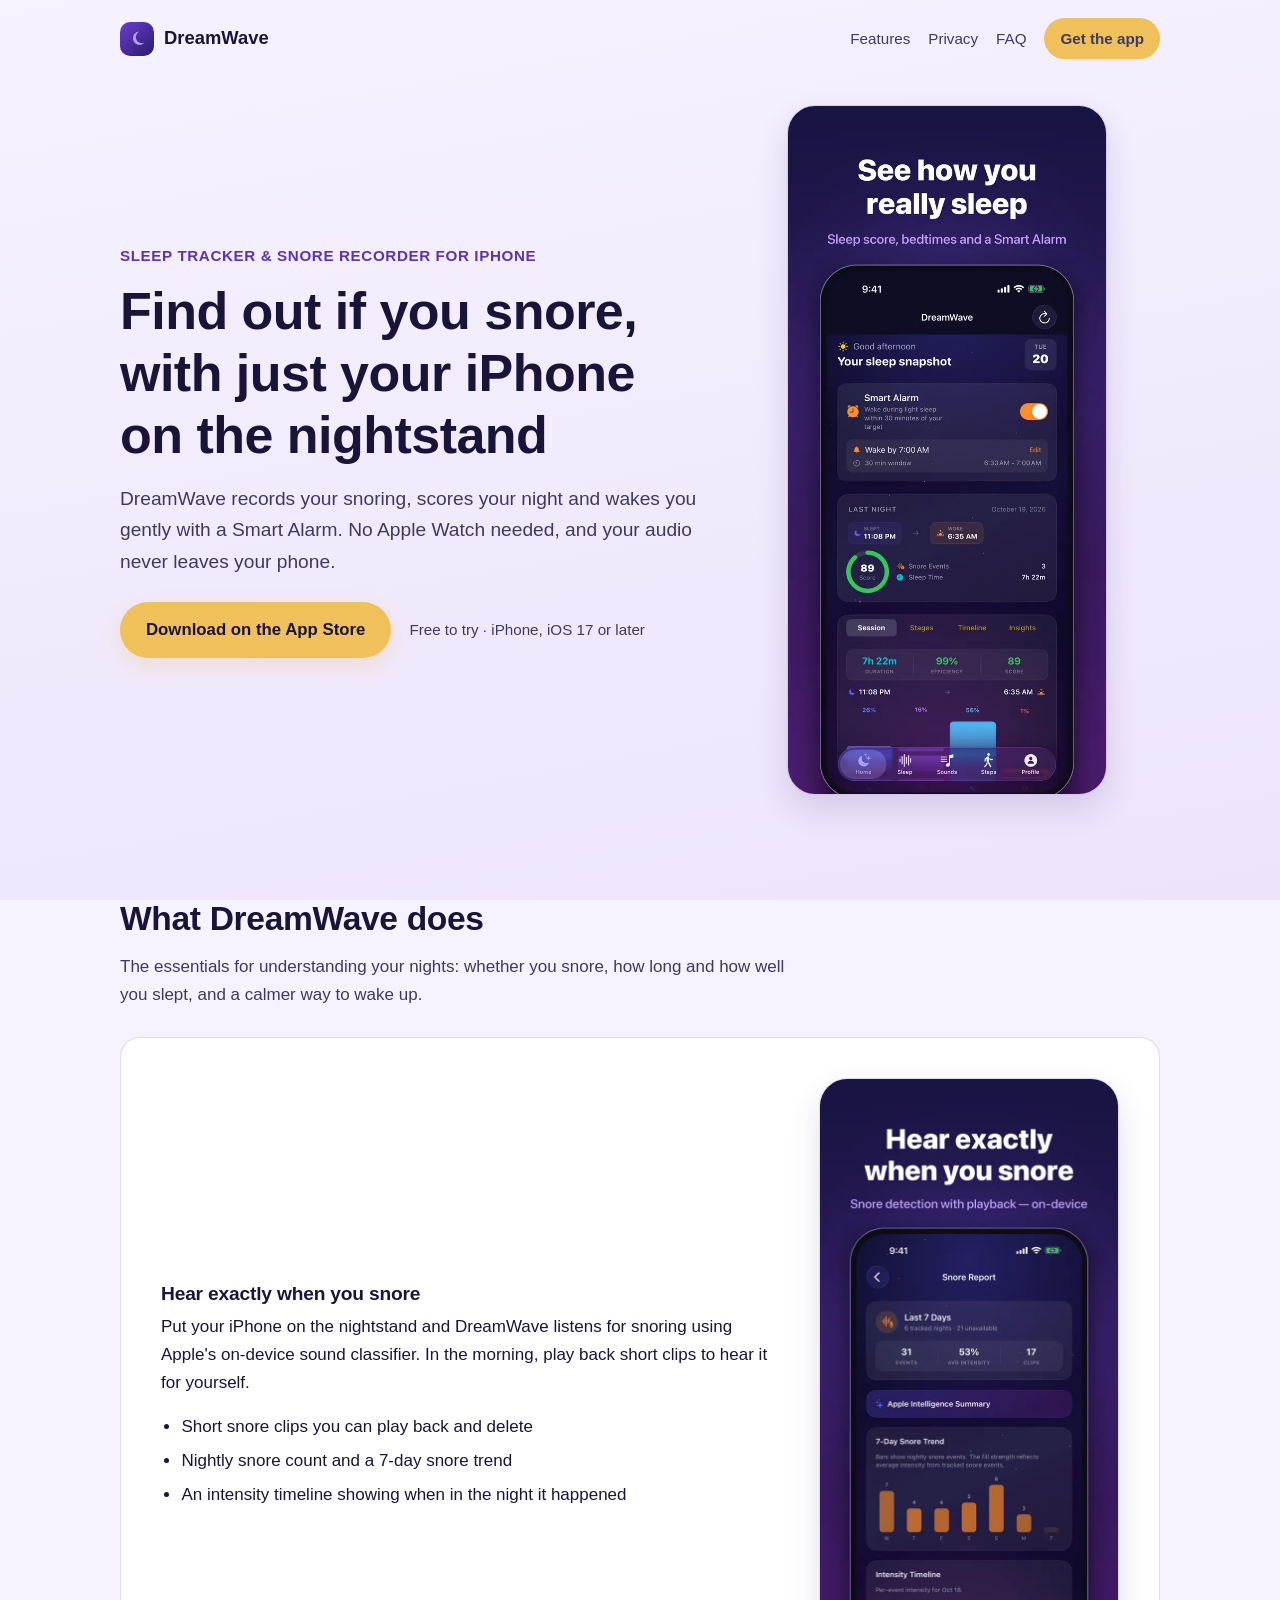
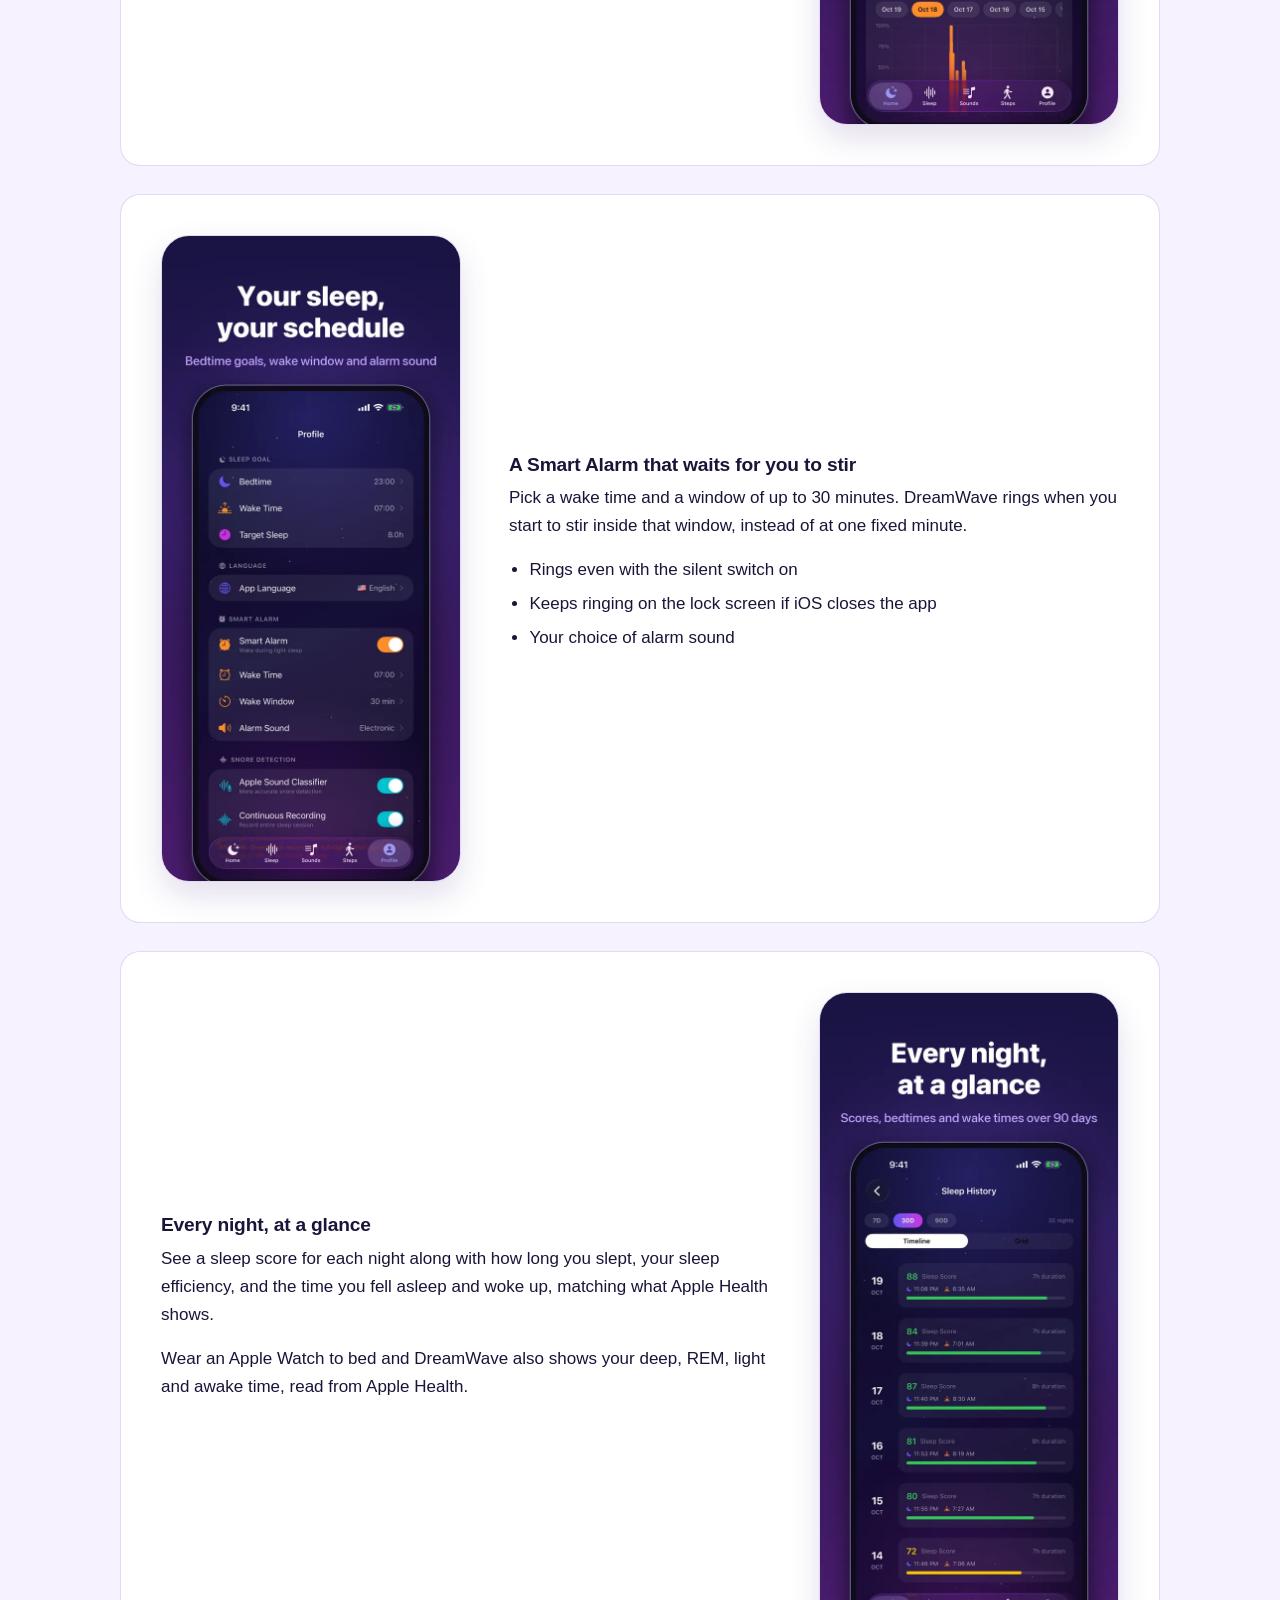
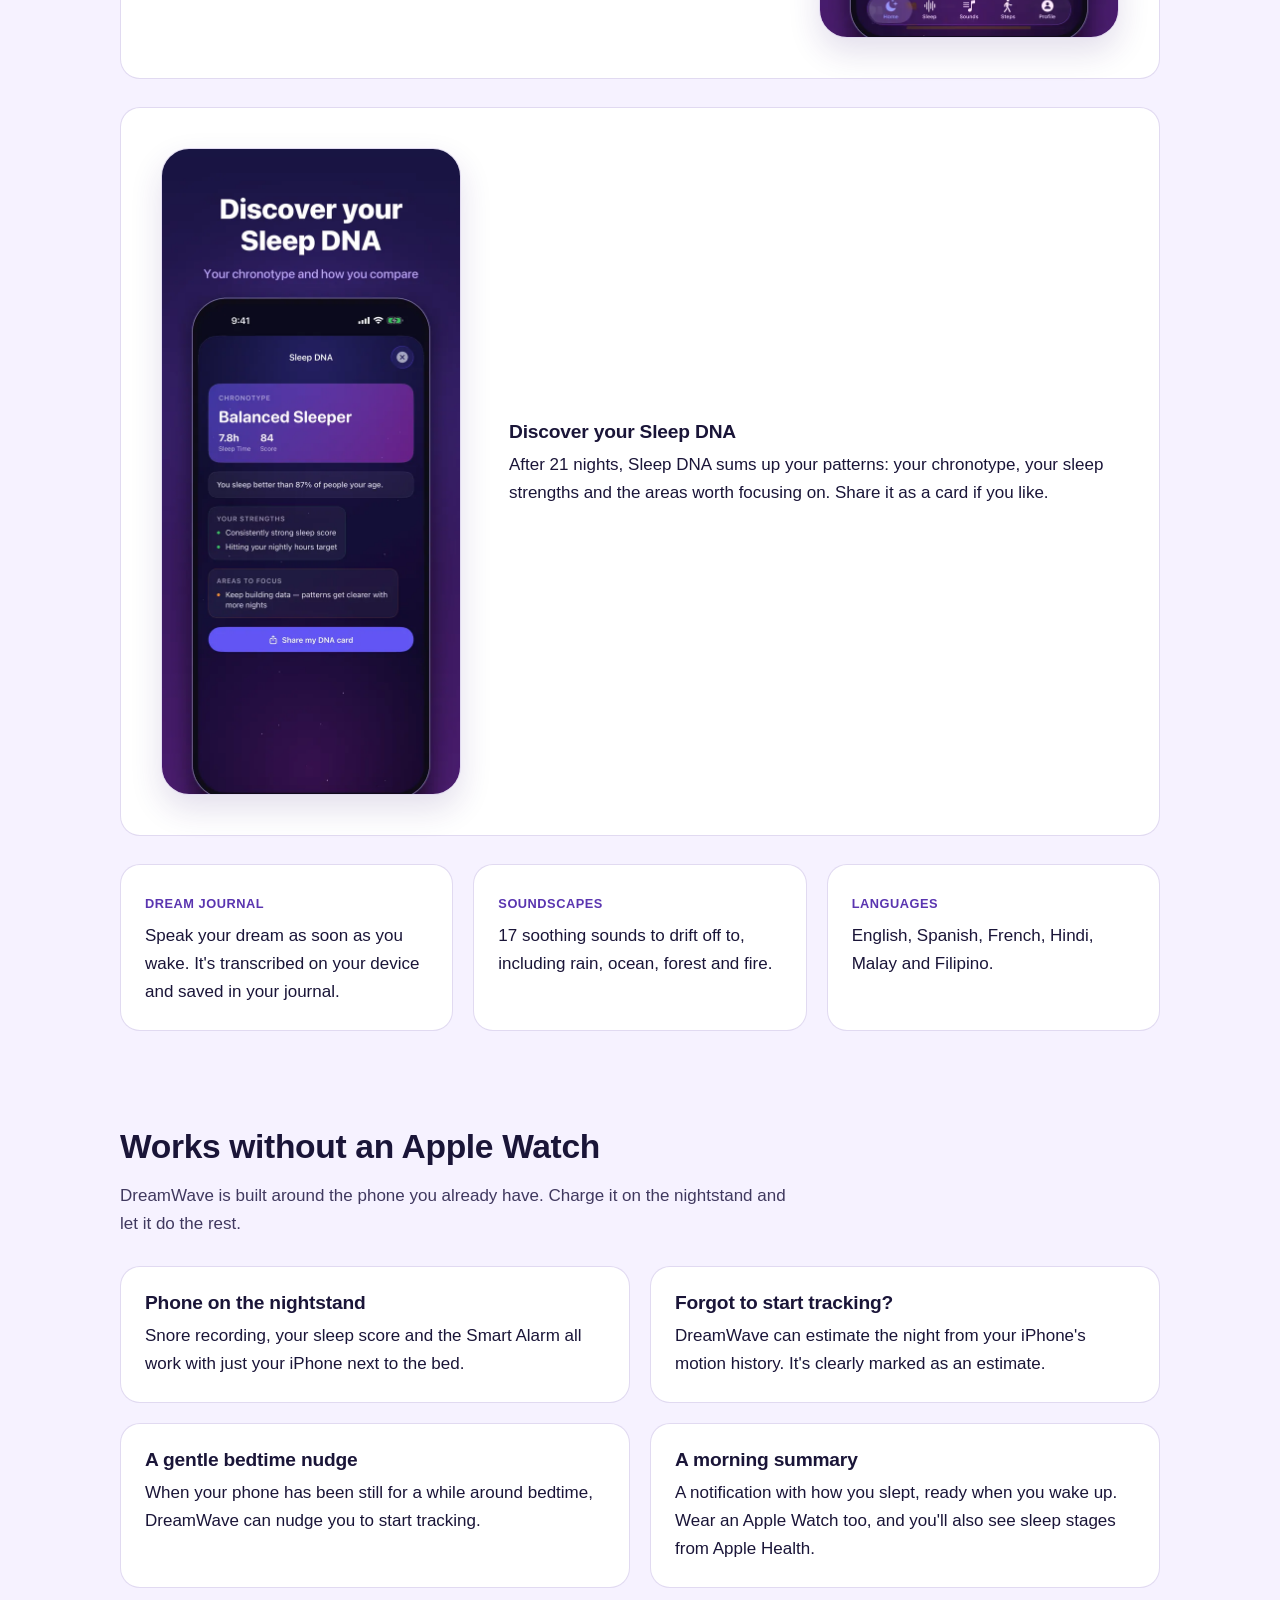
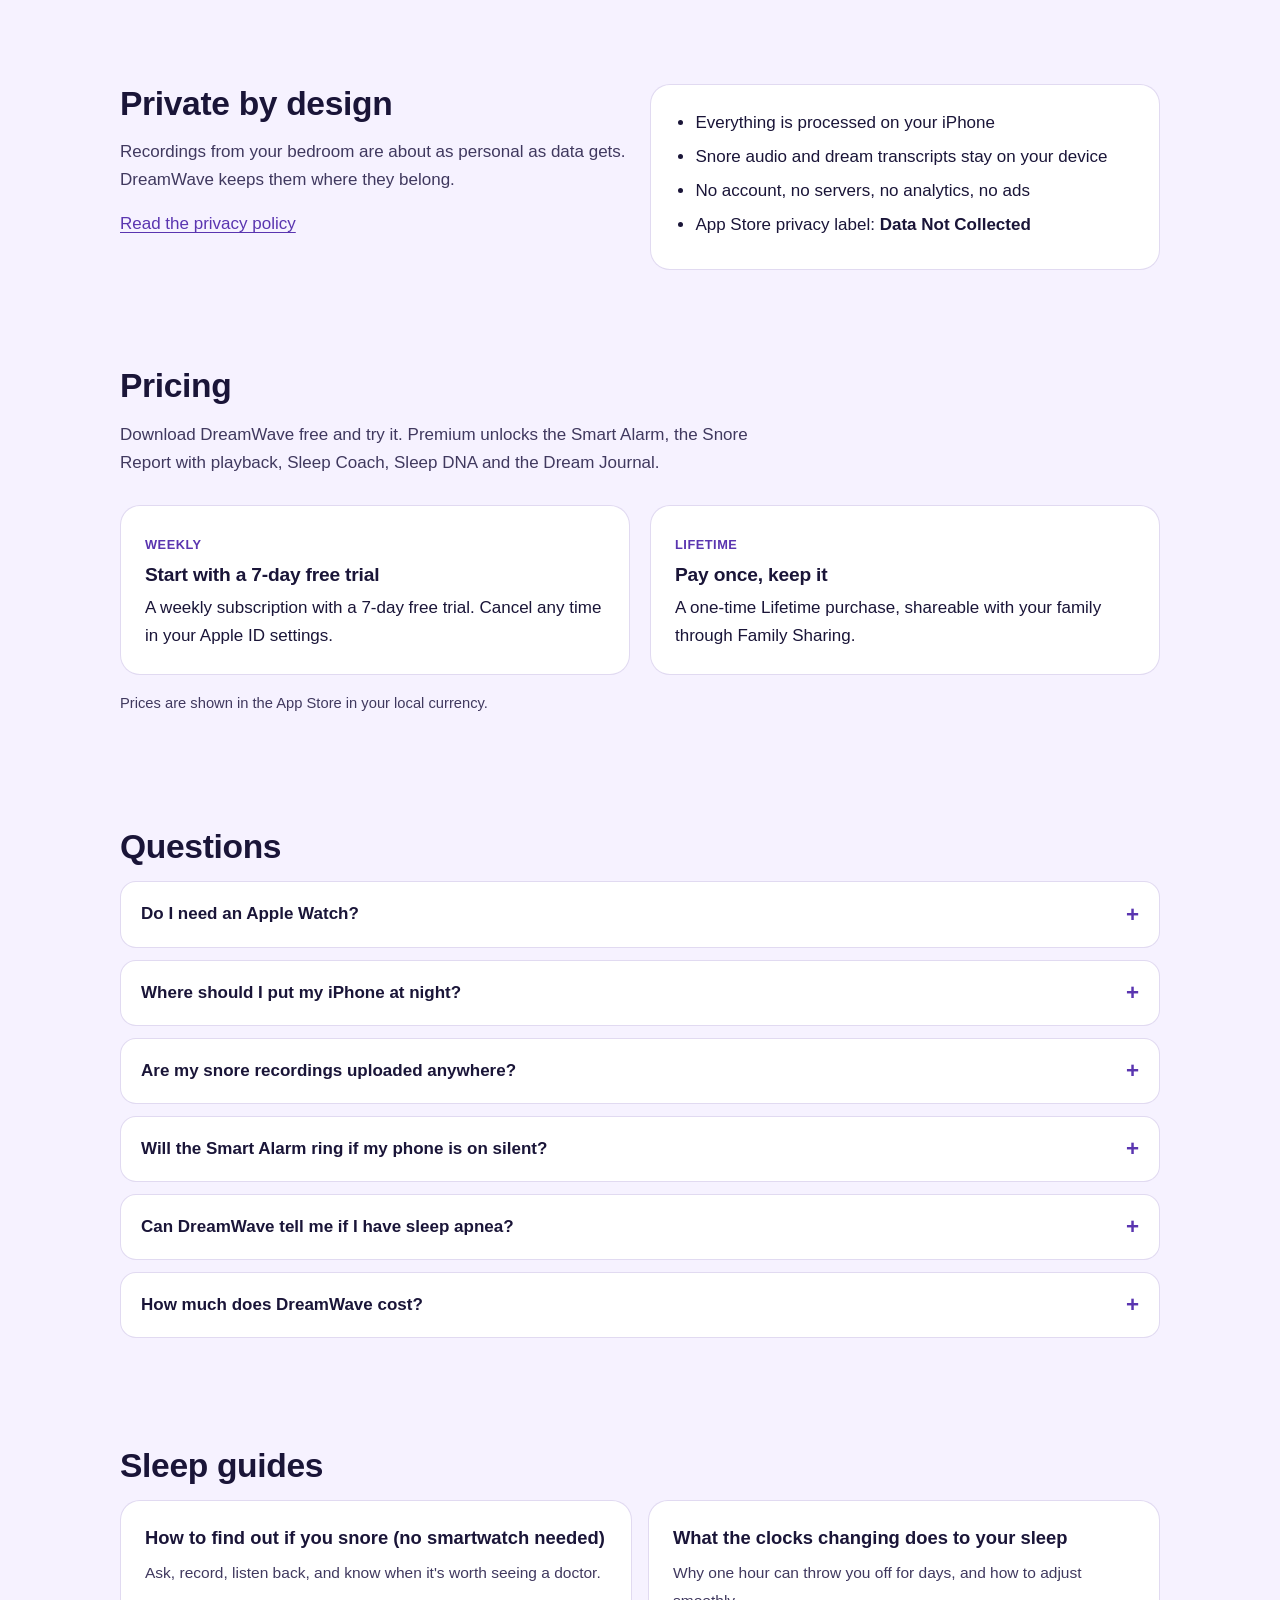
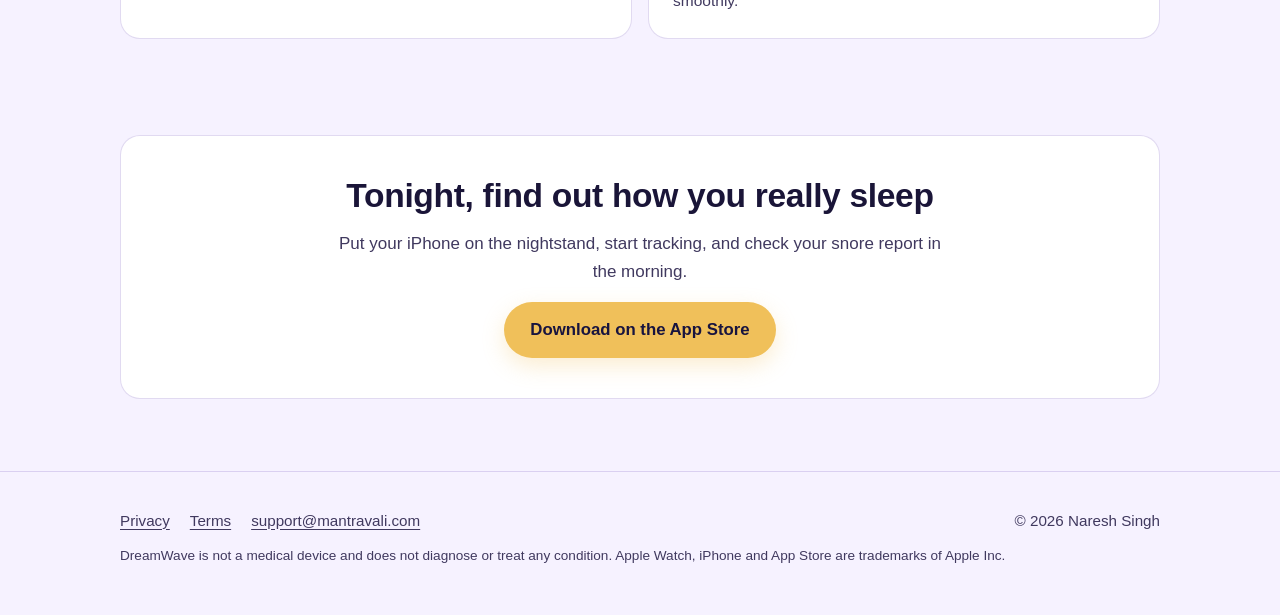
<file: index.html>
<!DOCTYPE html>
<html lang="en">
<head>
<meta charset="UTF-8">
<meta name="viewport" content="width=device-width, initial-scale=1">
<title>DreamWave: Snore Recorder &amp; Sleep Tracker for iPhone</title>
<meta name="description" content="Find out if you snore with just your iPhone on the nightstand. Snore recording, sleep score and Smart Alarm. No Apple Watch needed; audio stays on device.">
<link rel="canonical" href="https://dreamwave.mantravali.com/">
<meta name="apple-itunes-app" content="app-id=6762412660">
<meta name="theme-color" content="#18143F">
<meta name="author" content="Naresh Singh">
<link rel="icon" href="data:image/svg+xml,%3Csvg xmlns='http://www.w3.org/2000/svg' viewBox='0 0 32 32'%3E%3Crect width='32' height='32' rx='8' fill='%2318143F'/%3E%3Cpath d='M20 6a10 10 0 1 0 6 18A8.5 8.5 0 0 1 20 6z' fill='%23BEA0FF'/%3E%3C/svg%3E">
<meta property="og:type" content="website">
<meta property="og:site_name" content="DreamWave">
<meta property="og:title" content="DreamWave: Snore Recorder &amp; Sleep Tracker for iPhone">
<meta property="og:description" content="Find out if you snore with just your iPhone on the nightstand. No Apple Watch needed, and audio stays on your iPhone.">
<meta property="og:url" content="https://dreamwave.mantravali.com/">
<meta property="og:image" content="https://dreamwave.mantravali.com/images/og.jpg">
<meta property="og:image:width" content="1200">
<meta property="og:image:height" content="630">
<meta property="og:image:alt" content="DreamWave app home screen next to the text: Sleep Tracker and Snore Recorder, no Apple Watch needed">
<meta property="og:locale" content="en_US">
<meta name="twitter:card" content="summary_large_image">
<meta name="twitter:title" content="DreamWave: Snore Recorder &amp; Sleep Tracker for iPhone">
<meta name="twitter:description" content="Find out if you snore with just your iPhone on the nightstand. No Apple Watch needed, and audio stays on your iPhone.">
<meta name="twitter:image" content="https://dreamwave.mantravali.com/images/og.jpg">
<meta name="twitter:image:alt" content="DreamWave app home screen next to the text: Sleep Tracker and Snore Recorder, no Apple Watch needed">
<link rel="stylesheet" href="styles.css">
<script type="application/ld+json">
{
  "@context": "https://schema.org",
  "@type": "SoftwareApplication",
  "name": "DreamWave: Sleep Tracker",
  "alternateName": "DreamWave",
  "description": "Snore recorder, sleep score and Smart Alarm for iPhone. Works with your iPhone on the nightstand, no Apple Watch needed. Everything is processed on device.",
  "applicationCategory": "HealthApplication",
  "operatingSystem": "iOS",
  "url": "https://dreamwave.mantravali.com/",
  "installUrl": "https://apps.apple.com/app/id6762412660",
  "image": "https://dreamwave.mantravali.com/images/og.jpg",
  "screenshot": [
    "https://dreamwave.mantravali.com/images/home.jpg",
    "https://dreamwave.mantravali.com/images/snore-report.jpg",
    "https://dreamwave.mantravali.com/images/history.jpg"
  ],
  "author": { "@type": "Person", "name": "Naresh Singh" },
  "offers": { "@type": "Offer", "price": "0", "priceCurrency": "USD" }
}
</script>
<script type="application/ld+json">
{
  "@context": "https://schema.org",
  "@type": "FAQPage",
  "mainEntity": [
    {
      "@type": "Question",
      "name": "Do I need an Apple Watch?",
      "acceptedAnswer": { "@type": "Answer", "text": "No. DreamWave works with just your iPhone on the nightstand: snore recording, sleep score, duration, efficiency and the Smart Alarm all work without a watch. If you wear an Apple Watch, DreamWave can also show your deep, REM, light and awake time, read from Apple Health." }
    },
    {
      "@type": "Question",
      "name": "Where should I put my iPhone at night?",
      "acceptedAnswer": { "@type": "Answer", "text": "On the nightstand rather than on the bed, within about an arm's length of your head, ideally plugged in. Turn on Do Not Disturb so notifications don't wake you, and make sure your alarm is still allowed to sound." }
    },
    {
      "@type": "Question",
      "name": "Are my snore recordings uploaded anywhere?",
      "acceptedAnswer": { "@type": "Answer", "text": "No. Snore detection and recording happen on your iPhone. DreamWave has no account, no servers and no analytics, and its App Store privacy label is Data Not Collected. You can delete clips whenever you like." }
    },
    {
      "@type": "Question",
      "name": "Will the Smart Alarm ring if my phone is on silent?",
      "acceptedAnswer": { "@type": "Answer", "text": "Yes. The Smart Alarm rings even with the silent switch on, and it keeps ringing on the lock screen if iOS closes the app overnight. You choose a wake time and a window of up to 30 minutes, and it rings when you start to stir." }
    },
    {
      "@type": "Question",
      "name": "Can DreamWave tell me if I have sleep apnea?",
      "acceptedAnswer": { "@type": "Answer", "text": "No. DreamWave is not a medical device and cannot diagnose sleep apnea or any other condition. If you snore loudly with pauses in breathing, gasping or choking, or you feel exhausted during the day, please talk to a doctor." }
    },
    {
      "@type": "Question",
      "name": "How much does DreamWave cost?",
      "acceptedAnswer": { "@type": "Answer", "text": "DreamWave is free to download and try. Premium unlocks the Smart Alarm, the Snore Report with playback, Sleep Coach, Sleep DNA and the Dream Journal. You can choose a weekly subscription with a 7-day free trial, or a one-time Lifetime purchase that works with Family Sharing. Prices are shown in the App Store in your local currency." }
    }
  ]
}
</script>
</head>
<body>
<a class="skip-link" href="#main">Skip to content</a>

<header class="site-header">
  <div class="container">
    <a class="brand" href="./" aria-label="DreamWave home">
      <span class="brand-mark" aria-hidden="true"><svg viewBox="0 0 24 24"><path d="M15 3a8 8 0 1 0 6 13.5A7 7 0 0 1 15 3z" fill="#BEA0FF"/></svg></span>
      DreamWave
    </a>
    <nav class="nav" aria-label="Main">
      <a class="nav-optional" href="#features">Features</a>
      <a class="nav-optional" href="#privacy">Privacy</a>
      <a class="nav-optional" href="#faq">FAQ</a>
      <a class="btn btn-small" href="https://apps.apple.com/app/apple-store/id6762412660?pt=2247884&amp;ct=website&amp;mt=8">Get the app</a>
    </nav>
  </div>
</header>

<main id="main">

  <section class="hero" aria-labelledby="hero-title">
    <div class="container hero-grid">
      <div>
        <p class="eyebrow">Sleep tracker &amp; snore recorder for iPhone</p>
        <h1 id="hero-title">Find out if you snore, with just your iPhone on the nightstand</h1>
        <p class="lede">DreamWave records your snoring, scores your night and wakes you gently with a Smart Alarm. No Apple Watch needed, and your audio never leaves your phone.</p>
        <div class="hero-cta">
          <a class="btn" href="https://apps.apple.com/app/apple-store/id6762412660?pt=2247884&amp;ct=website&amp;mt=8">Download on the App Store</a>
          <span class="note">Free to try &middot; iPhone, iOS 17 or later</span>
        </div>
      </div>
      <picture>
        <source srcset="images/home.webp" type="image/webp">
        <img class="shot" src="images/home.jpg" width="600" height="1298" fetchpriority="high"
             alt="DreamWave home screen showing last night's sleep score of 89, asleep at 11:08 PM, awake at 6:35 AM, snore events and the Smart Alarm set for 7:00 AM with a 30-minute window">
      </picture>
    </div>
  </section>

  <section id="features" aria-labelledby="features-title">
    <div class="container">
      <div class="section-intro">
        <h2 id="features-title">What DreamWave does</h2>
        <p class="muted">The essentials for understanding your nights: whether you snore, how long and how well you slept, and a calmer way to wake up.</p>
      </div>

      <article class="feature">
        <div>
          <h3>Hear exactly when you snore</h3>
          <p>Put your iPhone on the nightstand and DreamWave listens for snoring using Apple's on-device sound classifier. In the morning, play back short clips to hear it for yourself.</p>
          <ul>
            <li>Short snore clips you can play back and delete</li>
            <li>Nightly snore count and a 7-day snore trend</li>
            <li>An intensity timeline showing when in the night it happened</li>
          </ul>
        </div>
        <div class="feature-media">
          <picture>
            <source srcset="images/snore-report.webp" type="image/webp">
            <img class="shot" src="images/snore-report.jpg" width="600" height="1298" loading="lazy"
                 alt="DreamWave Snore Report with a 7-day snore trend bar chart and an intensity timeline for one night">
          </picture>
        </div>
      </article>

      <article class="feature reverse">
        <div>
          <h3>A Smart Alarm that waits for you to stir</h3>
          <p>Pick a wake time and a window of up to 30 minutes. DreamWave rings when you start to stir inside that window, instead of at one fixed minute.</p>
          <ul>
            <li>Rings even with the silent switch on</li>
            <li>Keeps ringing on the lock screen if iOS closes the app</li>
            <li>Your choice of alarm sound</li>
          </ul>
        </div>
        <div class="feature-media">
          <picture>
            <source srcset="images/profile.webp" type="image/webp">
            <img class="shot" src="images/profile.jpg" width="600" height="1298" loading="lazy"
                 alt="DreamWave settings showing bedtime, wake time 07:00, a 30-minute wake window and the alarm sound">
          </picture>
        </div>
      </article>

      <article class="feature">
        <div>
          <h3>Every night, at a glance</h3>
          <p>See a sleep score for each night along with how long you slept, your sleep efficiency, and the time you fell asleep and woke up, matching what Apple Health shows.</p>
          <p>Wear an Apple Watch to bed and DreamWave also shows your deep, REM, light and awake time, read from Apple Health.</p>
        </div>
        <div class="feature-media">
          <picture>
            <source srcset="images/history.webp" type="image/webp">
            <img class="shot" src="images/history.jpg" width="600" height="1298" loading="lazy"
                 alt="DreamWave sleep history listing nightly sleep scores, bedtimes, wake times and durations">
          </picture>
        </div>
      </article>

      <article class="feature reverse">
        <div>
          <h3>Discover your Sleep DNA</h3>
          <p>After 21 nights, Sleep DNA sums up your patterns: your chronotype, your sleep strengths and the areas worth focusing on. Share it as a card if you like.</p>
        </div>
        <div class="feature-media">
          <picture>
            <source srcset="images/sleep-dna.webp" type="image/webp">
            <img class="shot" src="images/sleep-dna.jpg" width="600" height="1298" loading="lazy"
                 alt="DreamWave Sleep DNA card showing the chronotype Balanced Sleeper, strengths and focus areas">
          </picture>
        </div>
      </article>

      <div class="cards three">
        <div class="card">
          <span class="tag">Dream Journal</span>
          <p>Speak your dream as soon as you wake. It's transcribed on your device and saved in your journal.</p>
        </div>
        <div class="card">
          <span class="tag">Soundscapes</span>
          <p>17 soothing sounds to drift off to, including rain, ocean, forest and fire.</p>
        </div>
        <div class="card">
          <span class="tag">Languages</span>
          <p>English, Spanish, French, Hindi, Malay and Filipino.</p>
        </div>
      </div>
    </div>
  </section>

  <section id="no-watch" aria-labelledby="nowatch-title">
    <div class="container">
      <div class="section-intro">
        <h2 id="nowatch-title">Works without an Apple Watch</h2>
        <p class="muted">DreamWave is built around the phone you already have. Charge it on the nightstand and let it do the rest.</p>
      </div>
      <div class="cards">
        <div class="card">
          <h3>Phone on the nightstand</h3>
          <p>Snore recording, your sleep score and the Smart Alarm all work with just your iPhone next to the bed.</p>
        </div>
        <div class="card">
          <h3>Forgot to start tracking?</h3>
          <p>DreamWave can estimate the night from your iPhone's motion history. It's clearly marked as an estimate.</p>
        </div>
        <div class="card">
          <h3>A gentle bedtime nudge</h3>
          <p>When your phone has been still for a while around bedtime, DreamWave can nudge you to start tracking.</p>
        </div>
        <div class="card">
          <h3>A morning summary</h3>
          <p>A notification with how you slept, ready when you wake up. Wear an Apple Watch too, and you'll also see sleep stages from Apple Health.</p>
        </div>
      </div>
    </div>
  </section>

  <section id="privacy" aria-labelledby="privacy-title">
    <div class="container split">
      <div>
        <h2 id="privacy-title">Private by design</h2>
        <p class="muted">Recordings from your bedroom are about as personal as data gets. DreamWave keeps them where they belong.</p>
        <p><a href="privacy.html">Read the privacy policy</a></p>
      </div>
      <div class="card">
        <ul>
          <li>Everything is processed on your iPhone</li>
          <li>Snore audio and dream transcripts stay on your device</li>
          <li>No account, no servers, no analytics, no ads</li>
          <li>App Store privacy label: <strong>Data Not Collected</strong></li>
        </ul>
      </div>
    </div>
  </section>

  <section id="pricing" aria-labelledby="pricing-title">
    <div class="container">
      <div class="section-intro">
        <h2 id="pricing-title">Pricing</h2>
        <p class="muted">Download DreamWave free and try it. Premium unlocks the Smart Alarm, the Snore Report with playback, Sleep Coach, Sleep DNA and the Dream Journal.</p>
      </div>
      <div class="cards">
        <div class="card">
          <span class="tag">Weekly</span>
          <h3>Start with a 7-day free trial</h3>
          <p>A weekly subscription with a 7-day free trial. Cancel any time in your Apple ID settings.</p>
        </div>
        <div class="card">
          <span class="tag">Lifetime</span>
          <h3>Pay once, keep it</h3>
          <p>A one-time Lifetime purchase, shareable with your family through Family Sharing.</p>
        </div>
      </div>
      <p class="fine" style="margin-top:16px">Prices are shown in the App Store in your local currency.</p>
    </div>
  </section>

  <section id="faq" class="faq" aria-labelledby="faq-title">
    <div class="container">
      <h2 id="faq-title">Questions</h2>
      <details>
        <summary>Do I need an Apple Watch?</summary>
        <div><p>No. DreamWave works with just your iPhone on the nightstand: snore recording, sleep score, duration, efficiency and the Smart Alarm all work without a watch. If you wear an Apple Watch, DreamWave can also show your deep, REM, light and awake time, read from Apple Health.</p></div>
      </details>
      <details>
        <summary>Where should I put my iPhone at night?</summary>
        <div><p>On the nightstand rather than on the bed, within about an arm's length of your head, ideally plugged in. Turn on Do Not Disturb so notifications don't wake you, and make sure your alarm is still allowed to sound.</p></div>
      </details>
      <details>
        <summary>Are my snore recordings uploaded anywhere?</summary>
        <div><p>No. Snore detection and recording happen on your iPhone. DreamWave has no account, no servers and no analytics, and its App Store privacy label is Data Not Collected. You can delete clips whenever you like.</p></div>
      </details>
      <details>
        <summary>Will the Smart Alarm ring if my phone is on silent?</summary>
        <div><p>Yes. The Smart Alarm rings even with the silent switch on, and it keeps ringing on the lock screen if iOS closes the app overnight. You choose a wake time and a window of up to 30 minutes, and it rings when you start to stir.</p></div>
      </details>
      <details>
        <summary>Can DreamWave tell me if I have sleep apnea?</summary>
        <div><p>No. DreamWave is not a medical device and cannot diagnose sleep apnea or any other condition. If you snore loudly with pauses in breathing, gasping or choking, or you feel exhausted during the day, please talk to a doctor.</p></div>
      </details>
      <details>
        <summary>How much does DreamWave cost?</summary>
        <div><p>DreamWave is free to download and try. Premium unlocks the Smart Alarm, the Snore Report with playback, Sleep Coach, Sleep DNA and the Dream Journal. You can choose a weekly subscription with a 7-day free trial, or a one-time Lifetime purchase that works with Family Sharing. Prices are shown in the App Store in your local currency.</p></div>
      </details>
    </div>
  </section>

  <section id="articles" aria-labelledby="articles-title">
    <div class="container">
      <h2 id="articles-title">Sleep guides</h2>
      <ul class="article-links">
        <li>
          <a href="articles/find-out-if-you-snore.html">
            <strong>How to find out if you snore (no smartwatch needed)</strong>
            <span>Ask, record, listen back, and know when it's worth seeing a doctor.</span>
          </a>
        </li>
        <li>
          <a href="articles/clock-change-sleep.html">
            <strong>What the clocks changing does to your sleep</strong>
            <span>Why one hour can throw you off for days, and how to adjust smoothly.</span>
          </a>
        </li>
      </ul>
    </div>
  </section>

  <section aria-labelledby="cta-title">
    <div class="container">
      <div class="cta-band">
        <h2 id="cta-title">Tonight, find out how you really sleep</h2>
        <p class="muted">Put your iPhone on the nightstand, start tracking, and check your snore report in the morning.</p>
        <a class="btn" href="https://apps.apple.com/app/apple-store/id6762412660?pt=2247884&amp;ct=website&amp;mt=8">Download on the App Store</a>
      </div>
    </div>
  </section>

</main>

<footer class="site-footer">
  <div class="container">
    <nav aria-label="Footer">
      <a href="privacy.html">Privacy</a>
      <a href="terms.html">Terms</a>
      <a href="mailto:support@mantravali.com">support@mantravali.com</a>
    </nav>
    <p>&copy; 2026 Naresh Singh</p>
    <p class="footer-note">DreamWave is not a medical device and does not diagnose or treat any condition. Apple Watch, iPhone and App Store are trademarks of Apple Inc.</p>
  </div>
</footer>
</body>
</html>
</file>
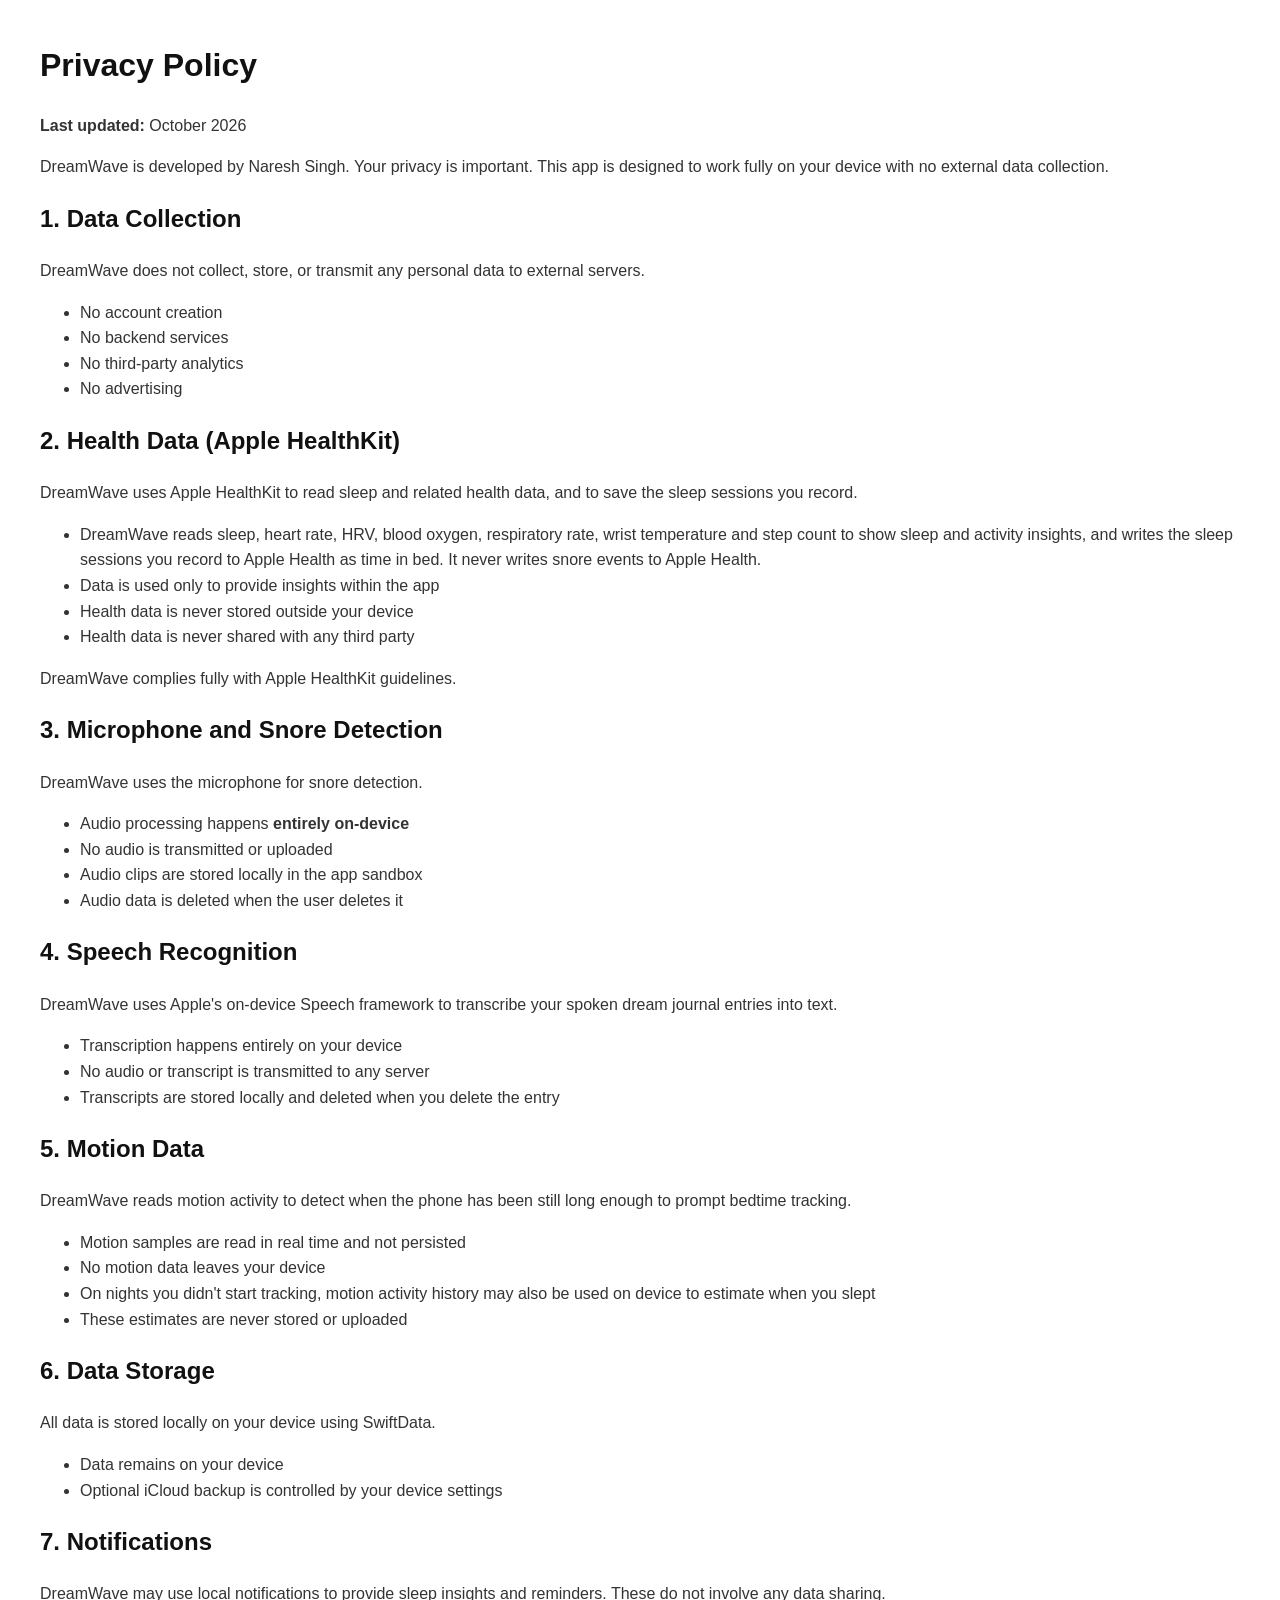
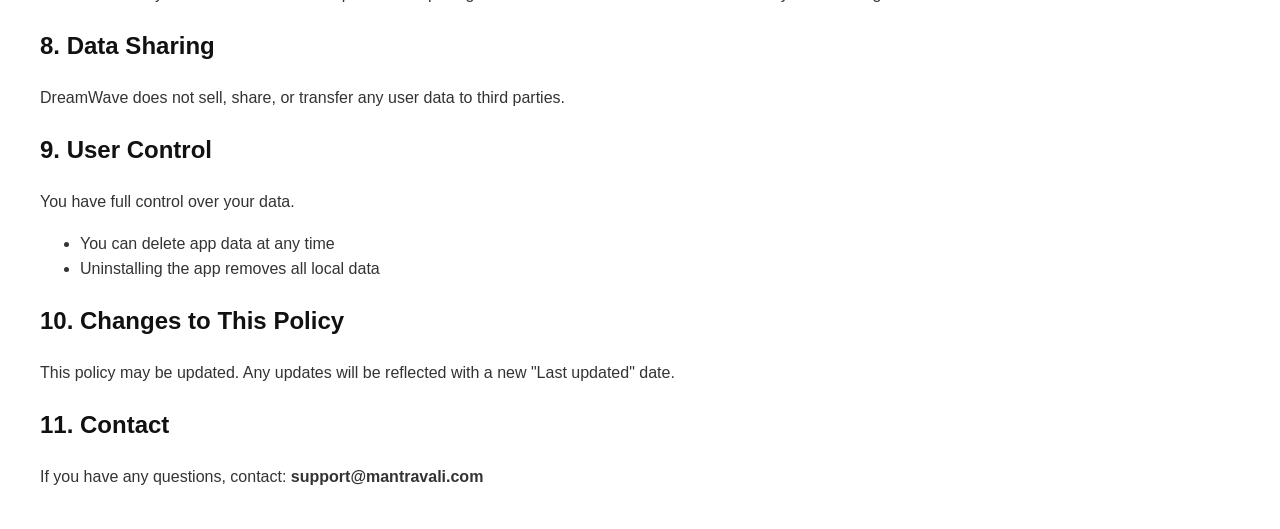
<file: privacy.html>
<!DOCTYPE html>
<html lang="en">
<head>
    <meta charset="UTF-8">
    <meta name="viewport" content="width=device-width, initial-scale=1.0">
    <title>DreamWave Privacy Policy</title>
    <style>
        body { font-family: Arial, sans-serif; line-height: 1.6; margin: 40px; color: #333; }
        h1, h2 { color: #111; }
    </style>
</head>
<body>

<h1>Privacy Policy</h1>
<p><strong>Last updated:</strong> October 2026</p>

<p>DreamWave is developed by Naresh Singh. Your privacy is important. This app is designed to work fully on your device with no external data collection.</p>

<h2>1. Data Collection</h2>
<p>DreamWave does not collect, store, or transmit any personal data to external servers.</p>
<ul>
    <li>No account creation</li>
    <li>No backend services</li>
    <li>No third-party analytics</li>
    <li>No advertising</li>
</ul>

<h2>2. Health Data (Apple HealthKit)</h2>
<p>DreamWave uses Apple HealthKit to read sleep and related health data, and to save the sleep sessions you record.</p>
<ul>
    <li>DreamWave reads sleep, heart rate, HRV, blood oxygen, respiratory rate, wrist temperature and step count to show sleep and activity insights, and writes the sleep sessions you record to Apple Health as time in bed. It never writes snore events to Apple Health.</li>
    <li>Data is used only to provide insights within the app</li>
    <li>Health data is never stored outside your device</li>
    <li>Health data is never shared with any third party</li>
</ul>
<p>DreamWave complies fully with Apple HealthKit guidelines.</p>

<h2>3. Microphone and Snore Detection</h2>
<p>DreamWave uses the microphone for snore detection.</p>
<ul>
    <li>Audio processing happens <strong>entirely on-device</strong></li>
    <li>No audio is transmitted or uploaded</li>
    <li>Audio clips are stored locally in the app sandbox</li>
    <li>Audio data is deleted when the user deletes it</li>
</ul>

    <h2>4. Speech Recognition</h2>
<p>DreamWave uses Apple's on-device Speech framework to transcribe your spoken dream journal entries into text.</p>
<ul>
  <li>Transcription happens entirely on your device</li>
  <li>No audio or transcript is transmitted to any server</li>
  <li>Transcripts are stored locally and deleted when you delete the entry</li>
</ul>

<h2>5. Motion Data</h2>
<p>DreamWave reads motion activity to detect when the phone has been still long enough to prompt bedtime tracking.</p>
<ul>
  <li>Motion samples are read in real time and not persisted</li>
  <li>No motion data leaves your device</li>
  <li>On nights you didn't start tracking, motion activity history may also be used on device to estimate when you slept</li>
  <li>These estimates are never stored or uploaded</li>
</ul>

<h2>6. Data Storage</h2>
<p>All data is stored locally on your device using SwiftData.</p>
<ul>
    <li>Data remains on your device</li>
    <li>Optional iCloud backup is controlled by your device settings</li>
</ul>

<h2>7. Notifications</h2>
<p>DreamWave may use local notifications to provide sleep insights and reminders. These do not involve any data sharing.</p>

<h2>8. Data Sharing</h2>
<p>DreamWave does not sell, share, or transfer any user data to third parties.</p>

<h2>9. User Control</h2>
<p>You have full control over your data.</p>
<ul>
    <li>You can delete app data at any time</li>
    <li>Uninstalling the app removes all local data</li>
</ul>

<h2>10. Changes to This Policy</h2>
<p>This policy may be updated. Any updates will be reflected with a new "Last updated" date.</p>

<h2>11. Contact</h2>
<p>If you have any questions, contact: <strong>support@mantravali.com</strong></p>

</body>
</html>
</file>
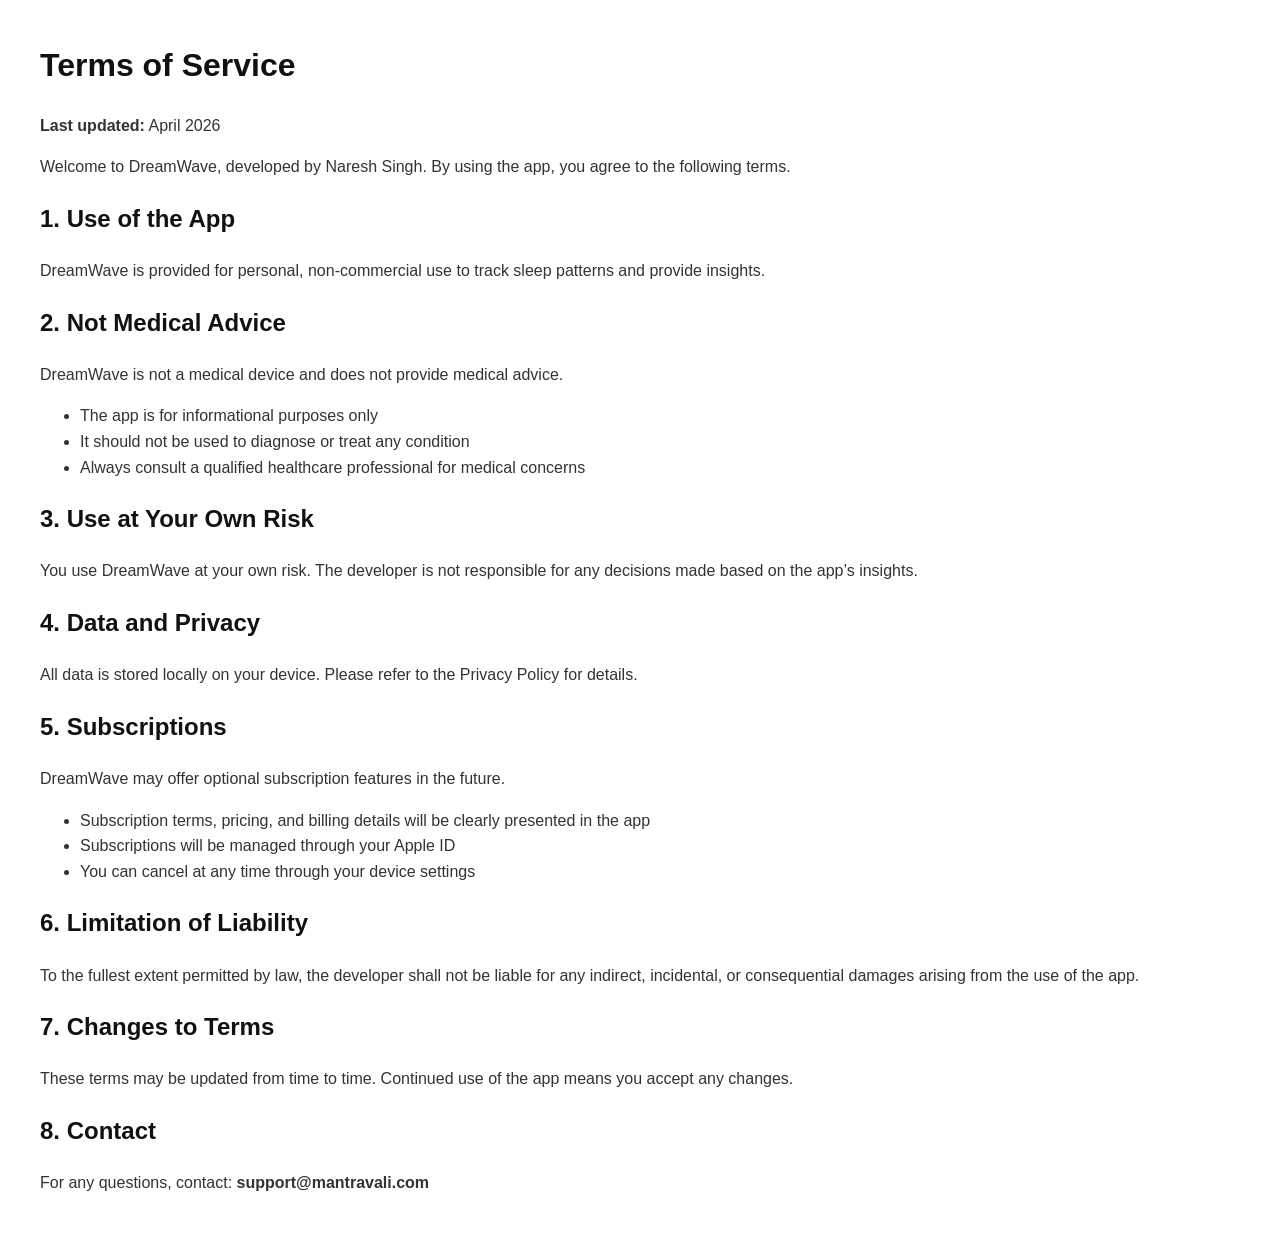
<file: terms.html>
<!DOCTYPE html>
<html lang="en">
<head>
    <meta charset="UTF-8">
    <meta name="viewport" content="width=device-width, initial-scale=1.0">
    <title>DreamWave Terms of Service</title>
    <style>
        body { font-family: Arial, sans-serif; line-height: 1.6; margin: 40px; color: #333; }
        h1, h2 { color: #111; }
    </style>
</head>
<body>

<h1>Terms of Service</h1>
<p><strong>Last updated:</strong> April 2026</p>

<p>Welcome to DreamWave, developed by Naresh Singh. By using the app, you agree to the following terms.</p>

<h2>1. Use of the App</h2>
<p>DreamWave is provided for personal, non-commercial use to track sleep patterns and provide insights.</p>

<h2>2. Not Medical Advice</h2>
<p>DreamWave is not a medical device and does not provide medical advice.</p>
<ul>
    <li>The app is for informational purposes only</li>
    <li>It should not be used to diagnose or treat any condition</li>
    <li>Always consult a qualified healthcare professional for medical concerns</li>
</ul>

<h2>3. Use at Your Own Risk</h2>
<p>You use DreamWave at your own risk. The developer is not responsible for any decisions made based on the app’s insights.</p>

<h2>4. Data and Privacy</h2>
<p>All data is stored locally on your device. Please refer to the Privacy Policy for details.</p>

<h2>5. Subscriptions</h2>
<p>DreamWave may offer optional subscription features in the future.</p>
<ul>
    <li>Subscription terms, pricing, and billing details will be clearly presented in the app</li>
    <li>Subscriptions will be managed through your Apple ID</li>
    <li>You can cancel at any time through your device settings</li>
</ul>

<h2>6. Limitation of Liability</h2>
<p>To the fullest extent permitted by law, the developer shall not be liable for any indirect, incidental, or consequential damages arising from the use of the app.</p>

<h2>7. Changes to Terms</h2>
<p>These terms may be updated from time to time. Continued use of the app means you accept any changes.</p>

<h2>8. Contact</h2>
<p>For any questions, contact: <strong>support@mantravali.com</strong></p>

</body>
</html>
</file>
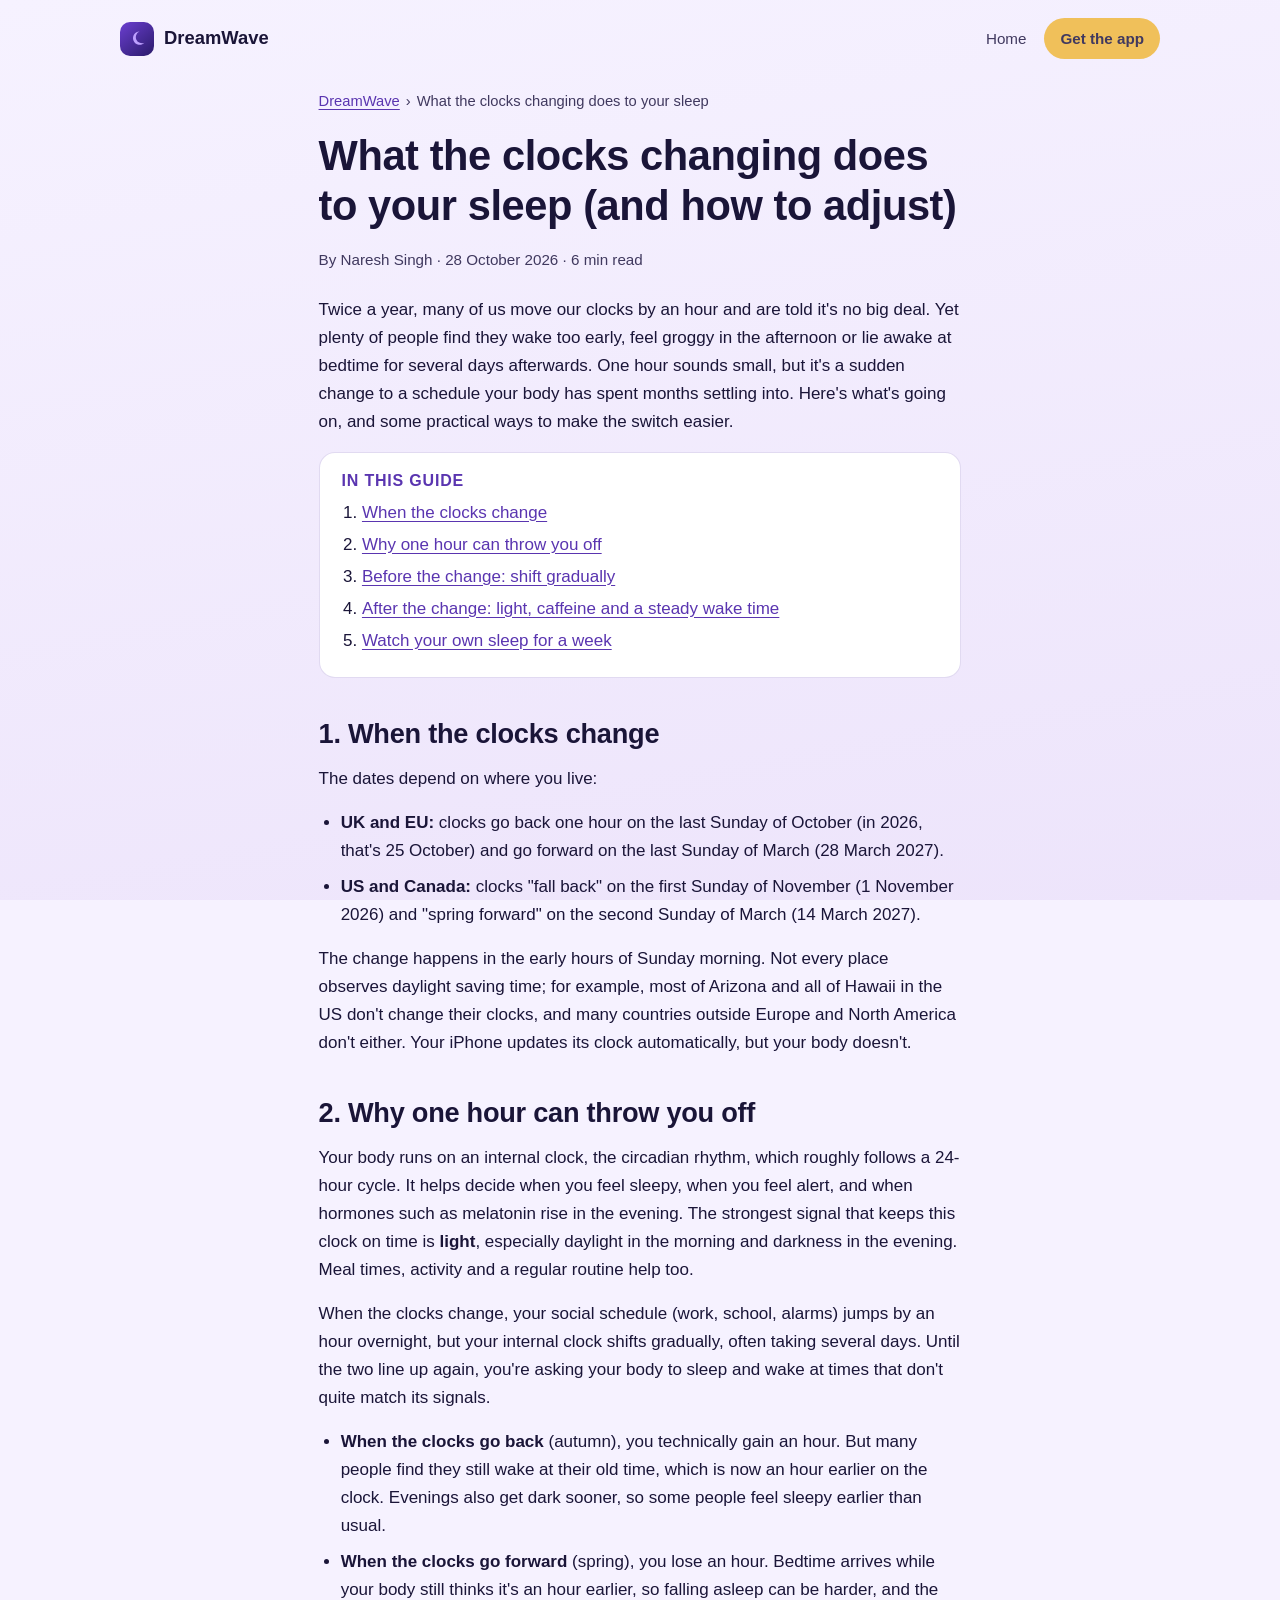
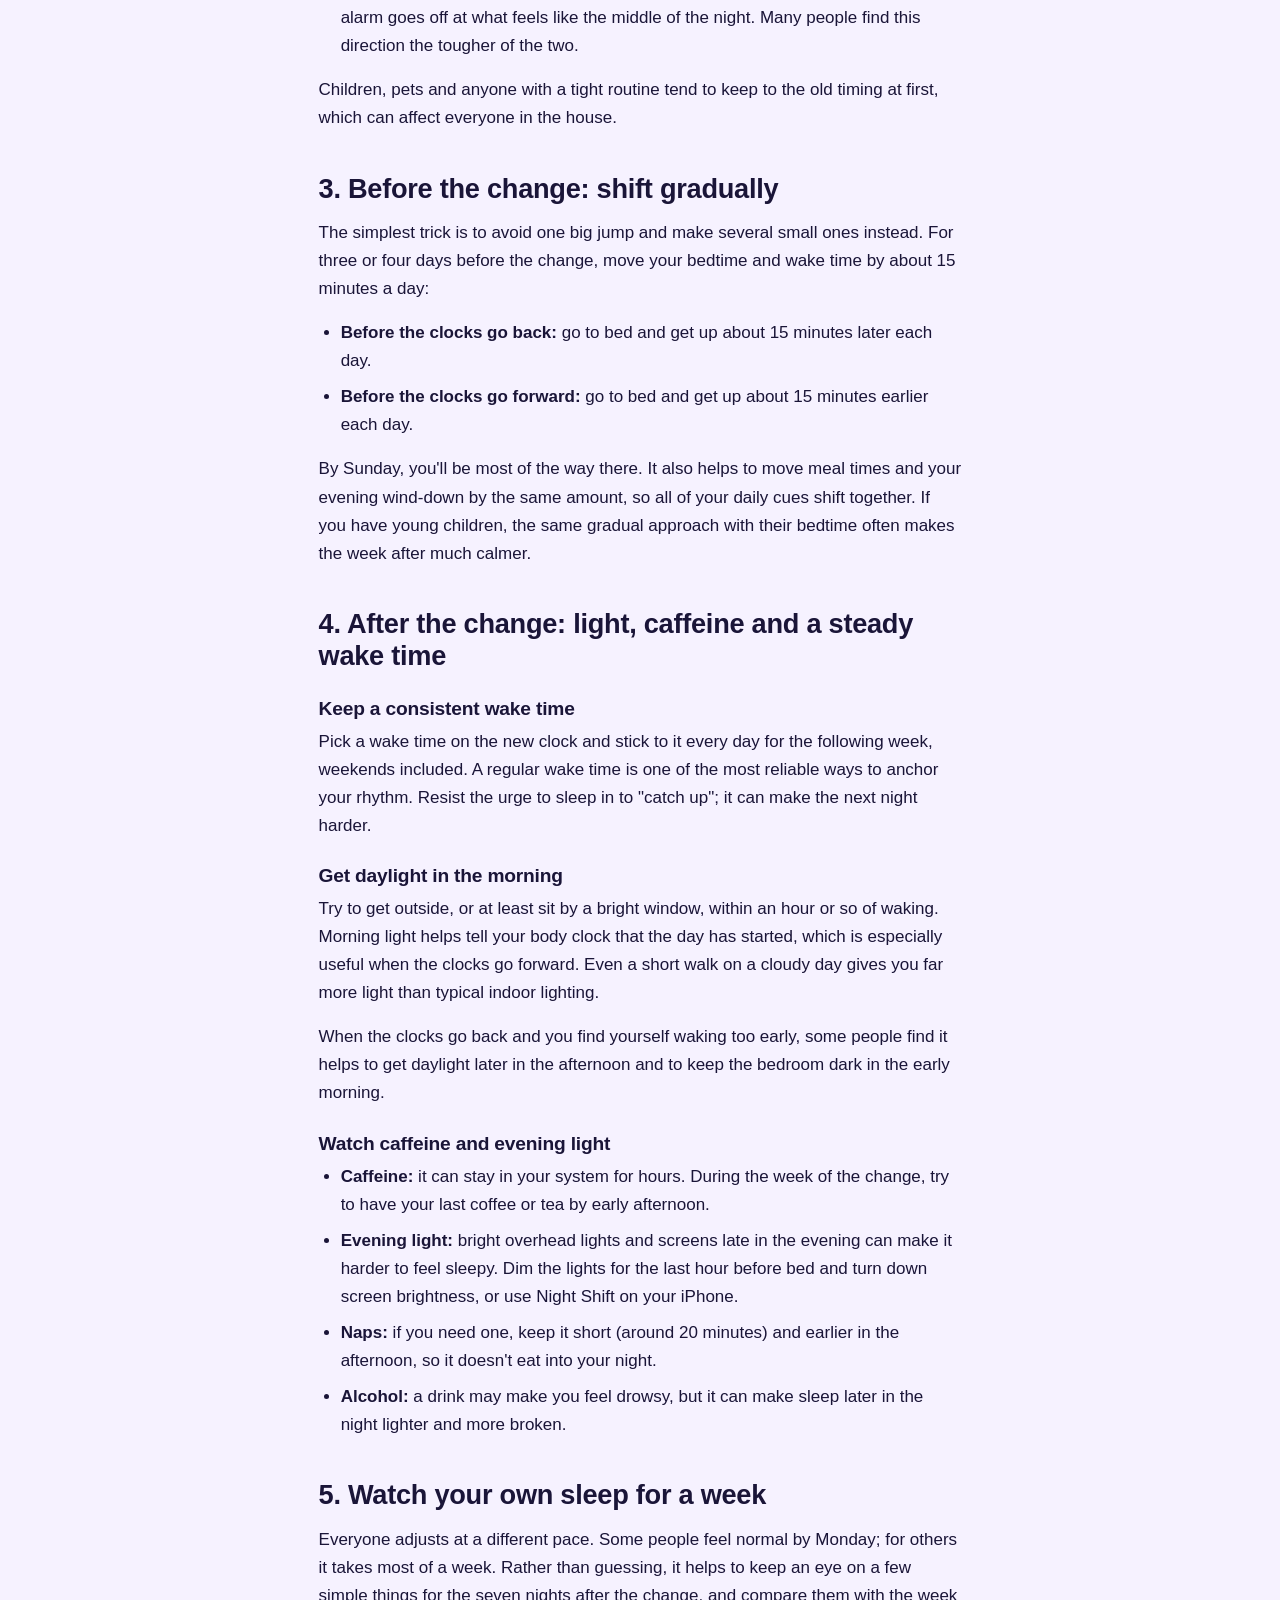
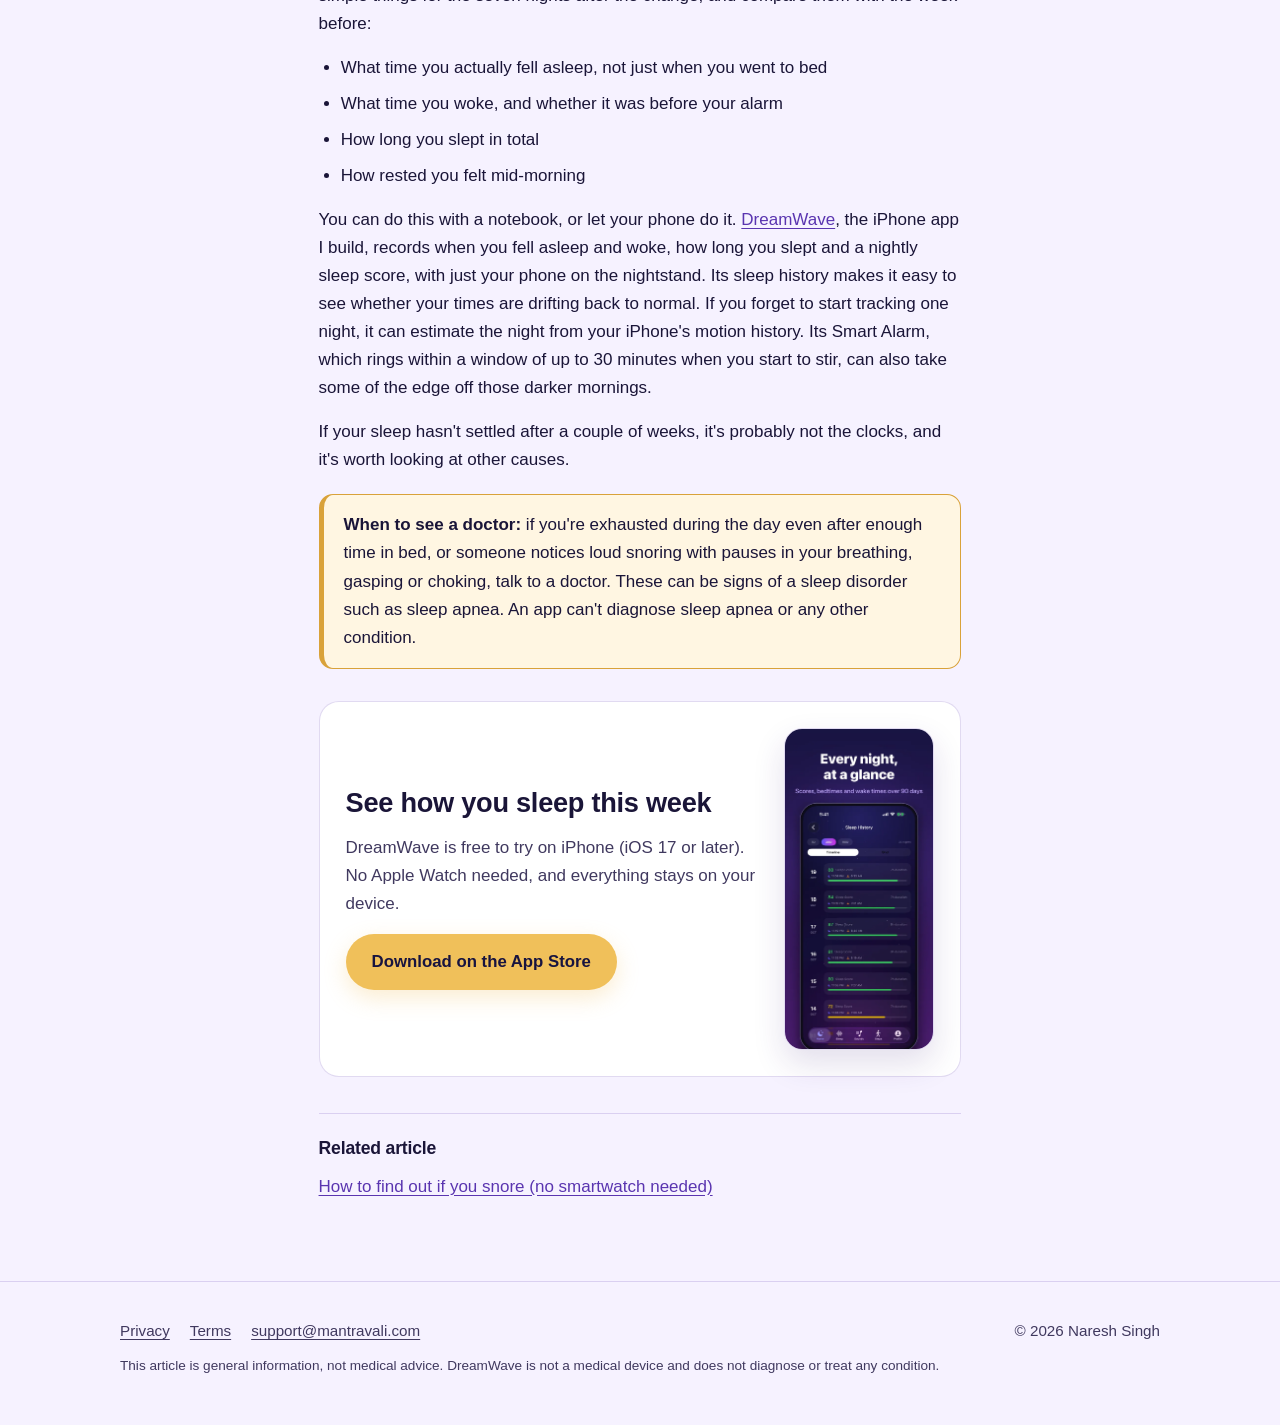
<file: articles/clock-change-sleep.html>
<!DOCTYPE html>
<html lang="en">
<head>
<meta charset="UTF-8">
<meta name="viewport" content="width=device-width, initial-scale=1">
<title>Clocks Changing? How to Adjust Your Sleep | DreamWave</title>
<meta name="description" content="When the clocks go back or forward, why one hour can unsettle your sleep, and simple ways to adjust: gradual bedtimes, daylight and a steady wake time.">
<link rel="canonical" href="https://dreamwave.mantravali.com/articles/clock-change-sleep.html">
<meta name="apple-itunes-app" content="app-id=6762412660">
<meta name="theme-color" content="#18143F">
<meta name="author" content="Naresh Singh">
<link rel="icon" href="data:image/svg+xml,%3Csvg xmlns='http://www.w3.org/2000/svg' viewBox='0 0 32 32'%3E%3Crect width='32' height='32' rx='8' fill='%2318143F'/%3E%3Cpath d='M20 6a10 10 0 1 0 6 18A8.5 8.5 0 0 1 20 6z' fill='%23BEA0FF'/%3E%3C/svg%3E">
<meta property="og:type" content="article">
<meta property="og:site_name" content="DreamWave">
<meta property="og:title" content="What the Clocks Changing Does to Your Sleep (and How to Adjust)">
<meta property="og:description" content="Why a one-hour clock change can unsettle your sleep for days, and simple, practical steps to adjust smoothly.">
<meta property="og:url" content="https://dreamwave.mantravali.com/articles/clock-change-sleep.html">
<meta property="og:image" content="https://dreamwave.mantravali.com/images/og.jpg">
<meta property="og:image:width" content="1200">
<meta property="og:image:height" content="630">
<meta property="og:image:alt" content="DreamWave app home screen next to the text: Sleep Tracker and Snore Recorder, no Apple Watch needed">
<meta property="og:locale" content="en_US">
<meta property="article:published_time" content="2026-10-28">
<meta property="article:author" content="Naresh Singh">
<meta name="twitter:card" content="summary_large_image">
<meta name="twitter:title" content="What the Clocks Changing Does to Your Sleep (and How to Adjust)">
<meta name="twitter:description" content="Why a one-hour clock change can unsettle your sleep for days, and simple, practical steps to adjust smoothly.">
<meta name="twitter:image" content="https://dreamwave.mantravali.com/images/og.jpg">
<meta name="twitter:image:alt" content="DreamWave app home screen next to the text: Sleep Tracker and Snore Recorder, no Apple Watch needed">
<link rel="stylesheet" href="../styles.css">
<script type="application/ld+json">
{
  "@context": "https://schema.org",
  "@type": "Article",
  "headline": "What the clocks changing does to your sleep (and how to adjust)",
  "description": "When the clocks go back or forward, why one hour can unsettle your sleep, and simple ways to adjust: gradual bedtimes, daylight and a steady wake time.",
  "image": "https://dreamwave.mantravali.com/images/og.jpg",
  "author": { "@type": "Person", "name": "Naresh Singh" },
  "publisher": { "@type": "Person", "name": "Naresh Singh" },
  "datePublished": "2026-10-28",
  "dateModified": "2026-10-28",
  "inLanguage": "en",
  "mainEntityOfPage": { "@type": "WebPage", "@id": "https://dreamwave.mantravali.com/articles/clock-change-sleep.html" }
}
</script>
<script type="application/ld+json">
{
  "@context": "https://schema.org",
  "@type": "BreadcrumbList",
  "itemListElement": [
    { "@type": "ListItem", "position": 1, "name": "DreamWave", "item": "https://dreamwave.mantravali.com/" },
    { "@type": "ListItem", "position": 2, "name": "What the clocks changing does to your sleep", "item": "https://dreamwave.mantravali.com/articles/clock-change-sleep.html" }
  ]
}
</script>
</head>
<body>
<a class="skip-link" href="#main">Skip to content</a>

<header class="site-header">
  <div class="container">
    <a class="brand" href="../" aria-label="DreamWave home">
      <span class="brand-mark" aria-hidden="true"><svg viewBox="0 0 24 24"><path d="M15 3a8 8 0 1 0 6 13.5A7 7 0 0 1 15 3z" fill="#BEA0FF"/></svg></span>
      DreamWave
    </a>
    <nav class="nav" aria-label="Main">
      <a class="nav-optional" href="../">Home</a>
      <a class="btn btn-small" href="https://apps.apple.com/app/apple-store/id6762412660?pt=2247884&amp;ct=website&amp;mt=8">Get the app</a>
    </nav>
  </div>
</header>

<main id="main" class="article">
  <div class="container">
    <article class="prose">
      <nav class="breadcrumb" aria-label="Breadcrumb">
        <ol>
          <li><a href="../">DreamWave</a></li>
          <li aria-current="page">What the clocks changing does to your sleep</li>
        </ol>
      </nav>

      <h1>What the clocks changing does to your sleep (and how to adjust)</h1>
      <p class="byline">By Naresh Singh &middot; <time datetime="2026-10-28">28 October 2026</time> &middot; 6 min read</p>

      <p>Twice a year, many of us move our clocks by an hour and are told it's no big deal. Yet plenty of people find they wake too early, feel groggy in the afternoon or lie awake at bedtime for several days afterwards. One hour sounds small, but it's a sudden change to a schedule your body has spent months settling into. Here's what's going on, and some practical ways to make the switch easier.</p>

      <nav class="toc" aria-labelledby="toc-title">
        <h2 id="toc-title">In this guide</h2>
        <ol>
          <li><a href="#when">When the clocks change</a></li>
          <li><a href="#why">Why one hour can throw you off</a></li>
          <li><a href="#before">Before the change: shift gradually</a></li>
          <li><a href="#after">After the change: light, caffeine and a steady wake time</a></li>
          <li><a href="#watch">Watch your own sleep for a week</a></li>
        </ol>
      </nav>

      <h2 id="when">1. When the clocks change</h2>
      <p>The dates depend on where you live:</p>
      <ul>
        <li><strong>UK and EU:</strong> clocks go back one hour on the last Sunday of October (in 2026, that's 25 October) and go forward on the last Sunday of March (28 March 2027).</li>
        <li><strong>US and Canada:</strong> clocks "fall back" on the first Sunday of November (1 November 2026) and "spring forward" on the second Sunday of March (14 March 2027).</li>
      </ul>
      <p>The change happens in the early hours of Sunday morning. Not every place observes daylight saving time; for example, most of Arizona and all of Hawaii in the US don't change their clocks, and many countries outside Europe and North America don't either. Your iPhone updates its clock automatically, but your body doesn't.</p>

      <h2 id="why">2. Why one hour can throw you off</h2>
      <p>Your body runs on an internal clock, the circadian rhythm, which roughly follows a 24-hour cycle. It helps decide when you feel sleepy, when you feel alert, and when hormones such as melatonin rise in the evening. The strongest signal that keeps this clock on time is <strong>light</strong>, especially daylight in the morning and darkness in the evening. Meal times, activity and a regular routine help too.</p>
      <p>When the clocks change, your social schedule (work, school, alarms) jumps by an hour overnight, but your internal clock shifts gradually, often taking several days. Until the two line up again, you're asking your body to sleep and wake at times that don't quite match its signals.</p>
      <ul>
        <li><strong>When the clocks go back</strong> (autumn), you technically gain an hour. But many people find they still wake at their old time, which is now an hour earlier on the clock. Evenings also get dark sooner, so some people feel sleepy earlier than usual.</li>
        <li><strong>When the clocks go forward</strong> (spring), you lose an hour. Bedtime arrives while your body still thinks it's an hour earlier, so falling asleep can be harder, and the alarm goes off at what feels like the middle of the night. Many people find this direction the tougher of the two.</li>
      </ul>
      <p>Children, pets and anyone with a tight routine tend to keep to the old timing at first, which can affect everyone in the house.</p>

      <h2 id="before">3. Before the change: shift gradually</h2>
      <p>The simplest trick is to avoid one big jump and make several small ones instead. For three or four days before the change, move your bedtime and wake time by about 15 minutes a day:</p>
      <ul>
        <li><strong>Before the clocks go back:</strong> go to bed and get up about 15 minutes later each day.</li>
        <li><strong>Before the clocks go forward:</strong> go to bed and get up about 15 minutes earlier each day.</li>
      </ul>
      <p>By Sunday, you'll be most of the way there. It also helps to move meal times and your evening wind-down by the same amount, so all of your daily cues shift together. If you have young children, the same gradual approach with their bedtime often makes the week after much calmer.</p>

      <h2 id="after">4. After the change: light, caffeine and a steady wake time</h2>
      <h3>Keep a consistent wake time</h3>
      <p>Pick a wake time on the new clock and stick to it every day for the following week, weekends included. A regular wake time is one of the most reliable ways to anchor your rhythm. Resist the urge to sleep in to "catch up"; it can make the next night harder.</p>
      <h3>Get daylight in the morning</h3>
      <p>Try to get outside, or at least sit by a bright window, within an hour or so of waking. Morning light helps tell your body clock that the day has started, which is especially useful when the clocks go forward. Even a short walk on a cloudy day gives you far more light than typical indoor lighting.</p>
      <p>When the clocks go back and you find yourself waking too early, some people find it helps to get daylight later in the afternoon and to keep the bedroom dark in the early morning.</p>
      <h3>Watch caffeine and evening light</h3>
      <ul>
        <li><strong>Caffeine:</strong> it can stay in your system for hours. During the week of the change, try to have your last coffee or tea by early afternoon.</li>
        <li><strong>Evening light:</strong> bright overhead lights and screens late in the evening can make it harder to feel sleepy. Dim the lights for the last hour before bed and turn down screen brightness, or use Night Shift on your iPhone.</li>
        <li><strong>Naps:</strong> if you need one, keep it short (around 20 minutes) and earlier in the afternoon, so it doesn't eat into your night.</li>
        <li><strong>Alcohol:</strong> a drink may make you feel drowsy, but it can make sleep later in the night lighter and more broken.</li>
      </ul>

      <h2 id="watch">5. Watch your own sleep for a week</h2>
      <p>Everyone adjusts at a different pace. Some people feel normal by Monday; for others it takes most of a week. Rather than guessing, it helps to keep an eye on a few simple things for the seven nights after the change, and compare them with the week before:</p>
      <ul>
        <li>What time you actually fell asleep, not just when you went to bed</li>
        <li>What time you woke, and whether it was before your alarm</li>
        <li>How long you slept in total</li>
        <li>How rested you felt mid-morning</li>
      </ul>
      <p>You can do this with a notebook, or let your phone do it. <a href="../">DreamWave</a>, the iPhone app I build, records when you fell asleep and woke, how long you slept and a nightly sleep score, with just your phone on the nightstand. Its sleep history makes it easy to see whether your times are drifting back to normal. If you forget to start tracking one night, it can estimate the night from your iPhone's motion history. Its Smart Alarm, which rings within a window of up to 30 minutes when you start to stir, can also take some of the edge off those darker mornings.</p>
      <p>If your sleep hasn't settled after a couple of weeks, it's probably not the clocks, and it's worth looking at other causes.</p>

      <div class="callout" role="note">
        <p><strong>When to see a doctor:</strong> if you're exhausted during the day even after enough time in bed, or someone notices loud snoring with pauses in your breathing, gasping or choking, talk to a doctor. These can be signs of a sleep disorder such as sleep apnea. An app can't diagnose sleep apnea or any other condition.</p>
      </div>

      <aside class="cta-box" aria-labelledby="cta-title">
        <div>
          <h2 id="cta-title">See how you sleep this week</h2>
          <p class="muted">DreamWave is free to try on iPhone (iOS 17 or later). No Apple Watch needed, and everything stays on your device.</p>
          <a class="btn" href="https://apps.apple.com/app/apple-store/id6762412660?pt=2247884&amp;ct=website&amp;mt=8">Download on the App Store</a>
        </div>
        <picture>
          <source srcset="../images/history.webp" type="image/webp">
          <img class="shot" src="../images/history.jpg" width="600" height="1298" loading="lazy"
               alt="DreamWave sleep history listing nightly sleep scores, bedtimes, wake times and durations">
        </picture>
      </aside>

      <aside class="related" aria-labelledby="related-title">
        <h2 id="related-title">Related article</h2>
        <p><a href="find-out-if-you-snore.html">How to find out if you snore (no smartwatch needed)</a></p>
      </aside>
    </article>
  </div>
</main>

<footer class="site-footer">
  <div class="container">
    <nav aria-label="Footer">
      <a href="../privacy.html">Privacy</a>
      <a href="../terms.html">Terms</a>
      <a href="mailto:support@mantravali.com">support@mantravali.com</a>
    </nav>
    <p>&copy; 2026 Naresh Singh</p>
    <p class="footer-note">This article is general information, not medical advice. DreamWave is not a medical device and does not diagnose or treat any condition.</p>
  </div>
</footer>
</body>
</html>
</file>
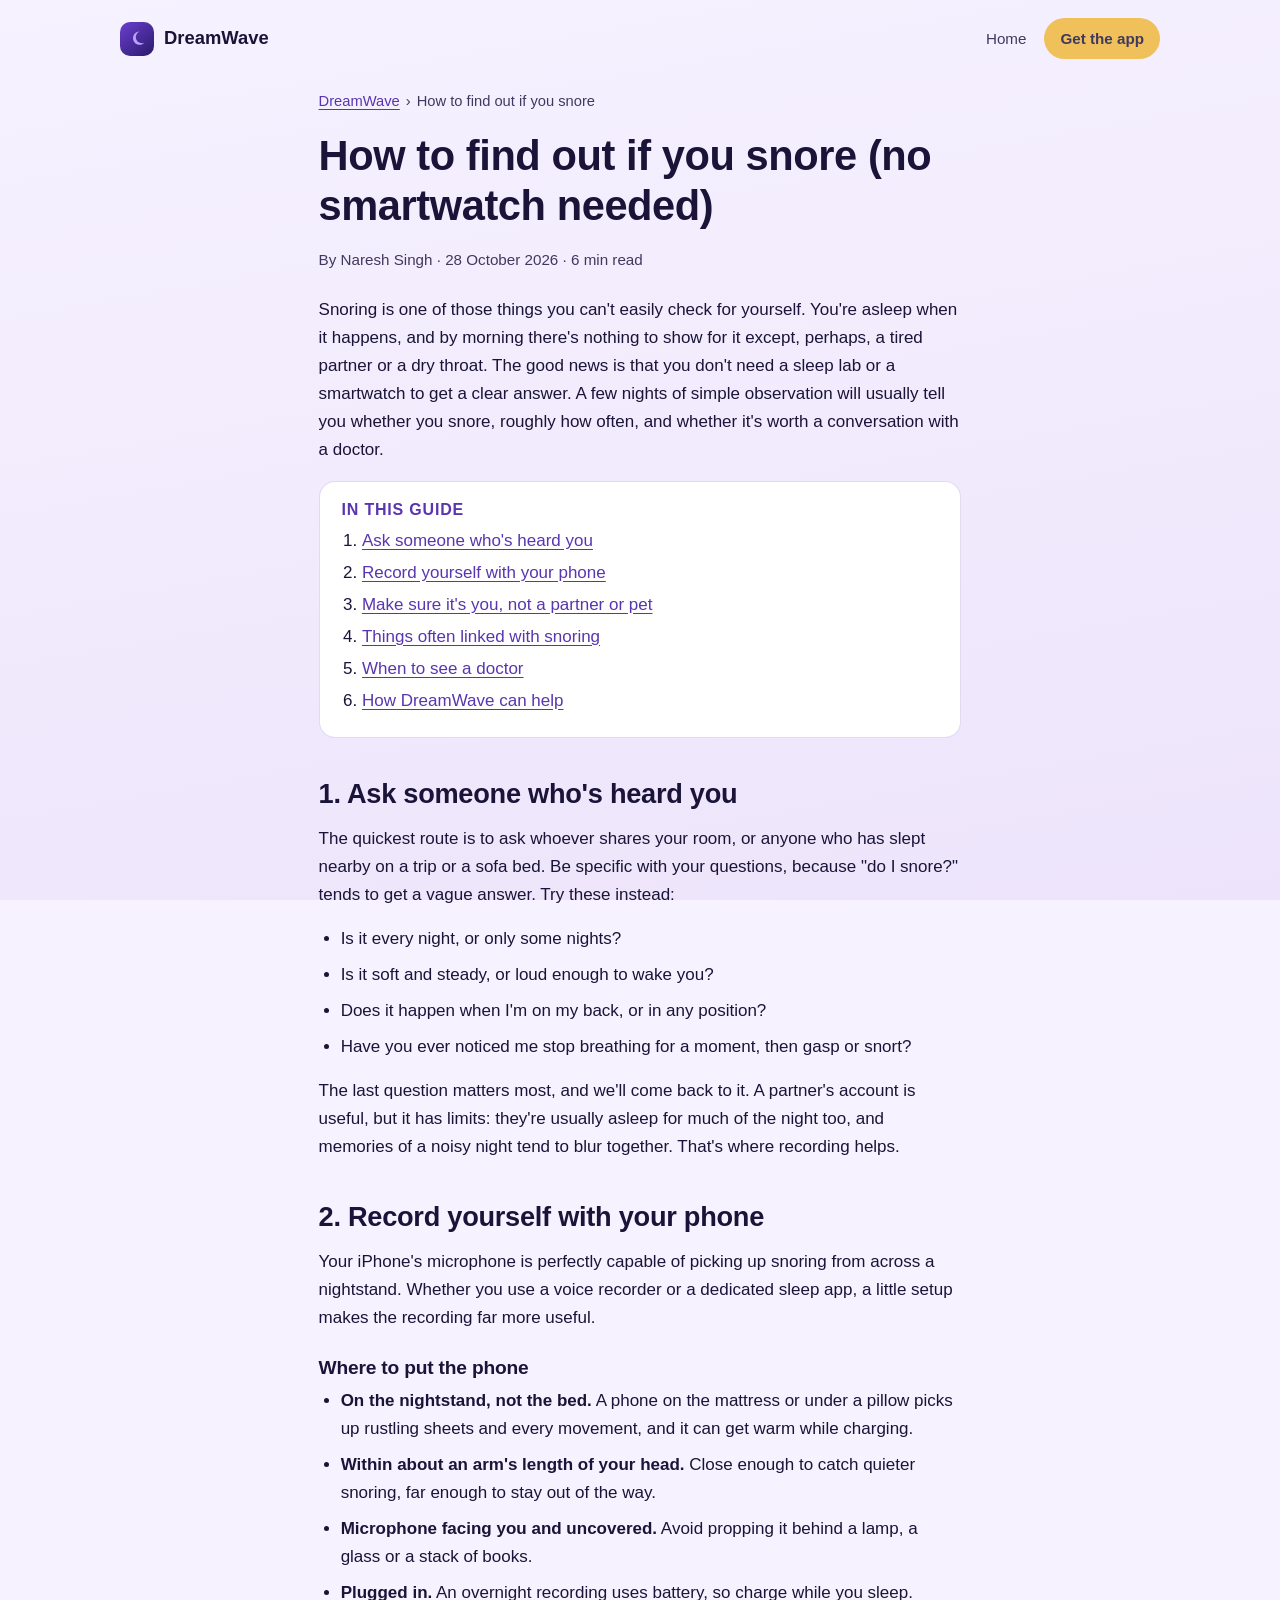
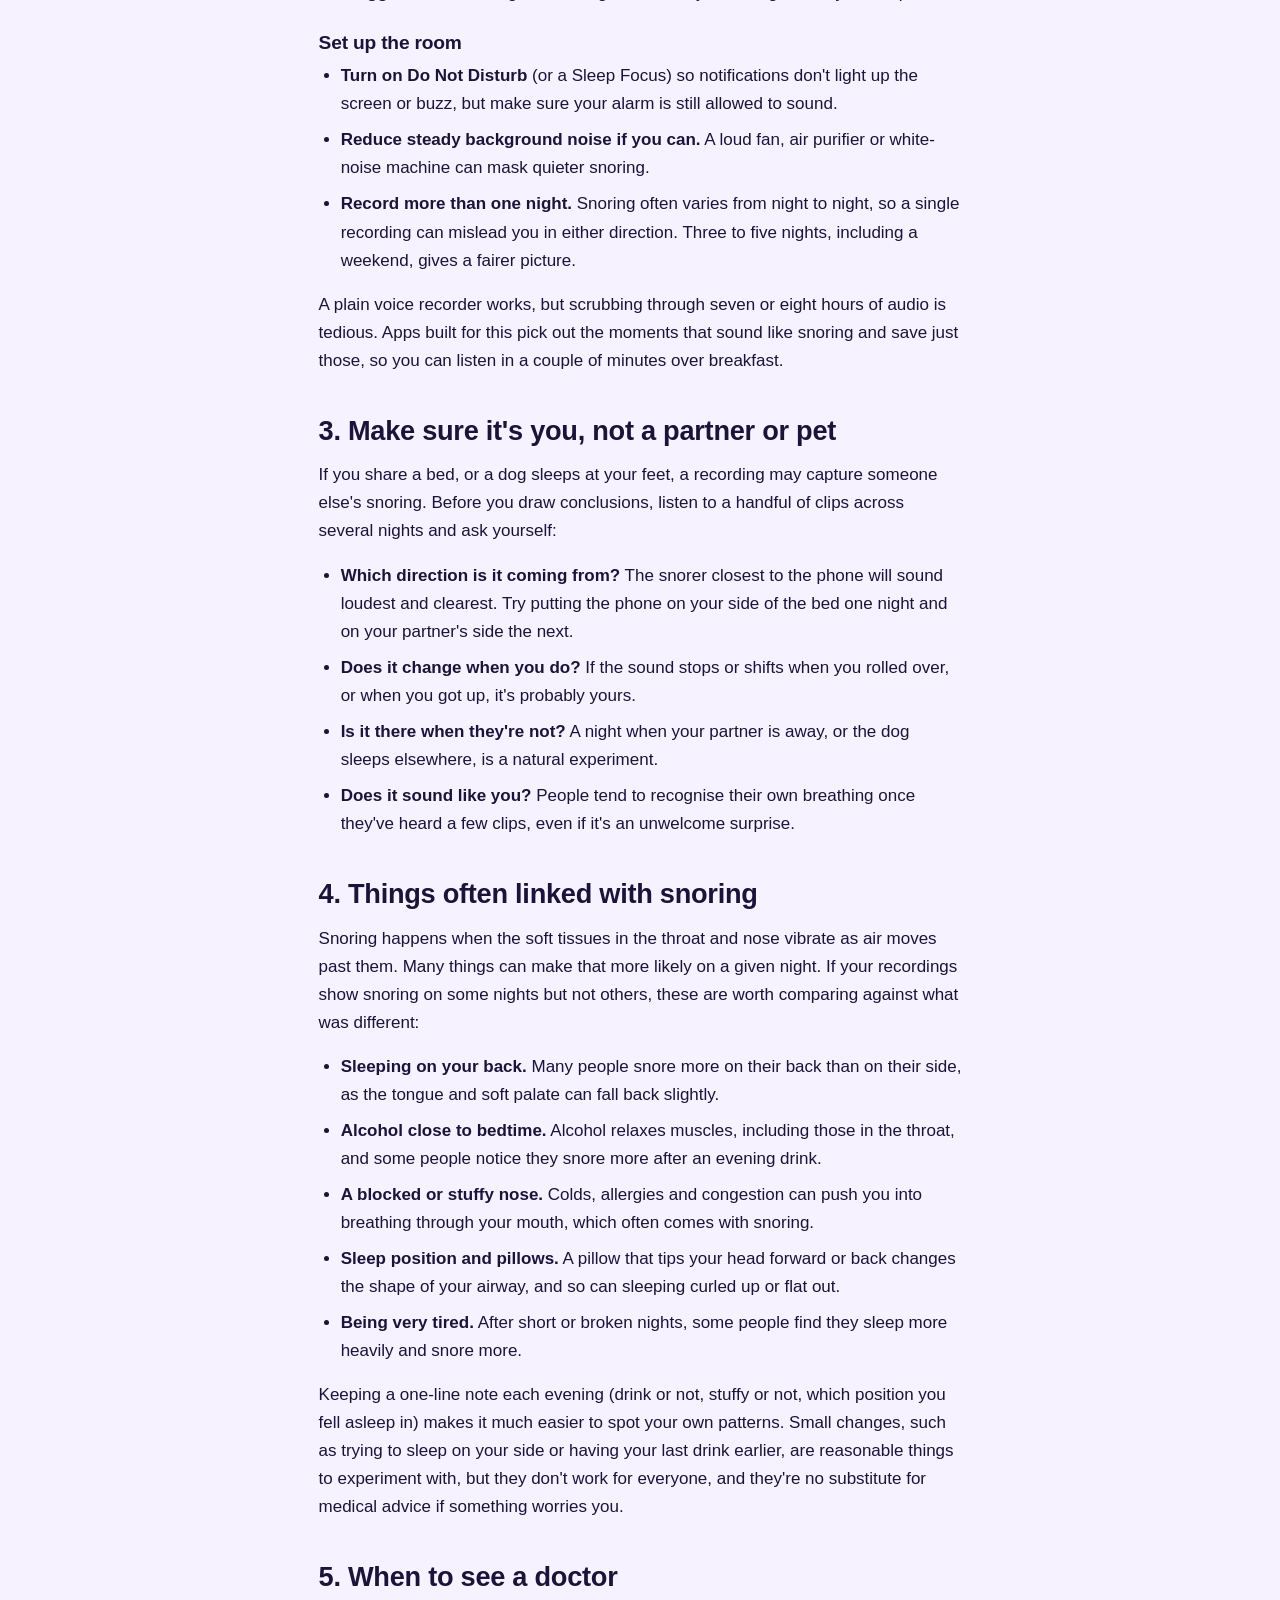
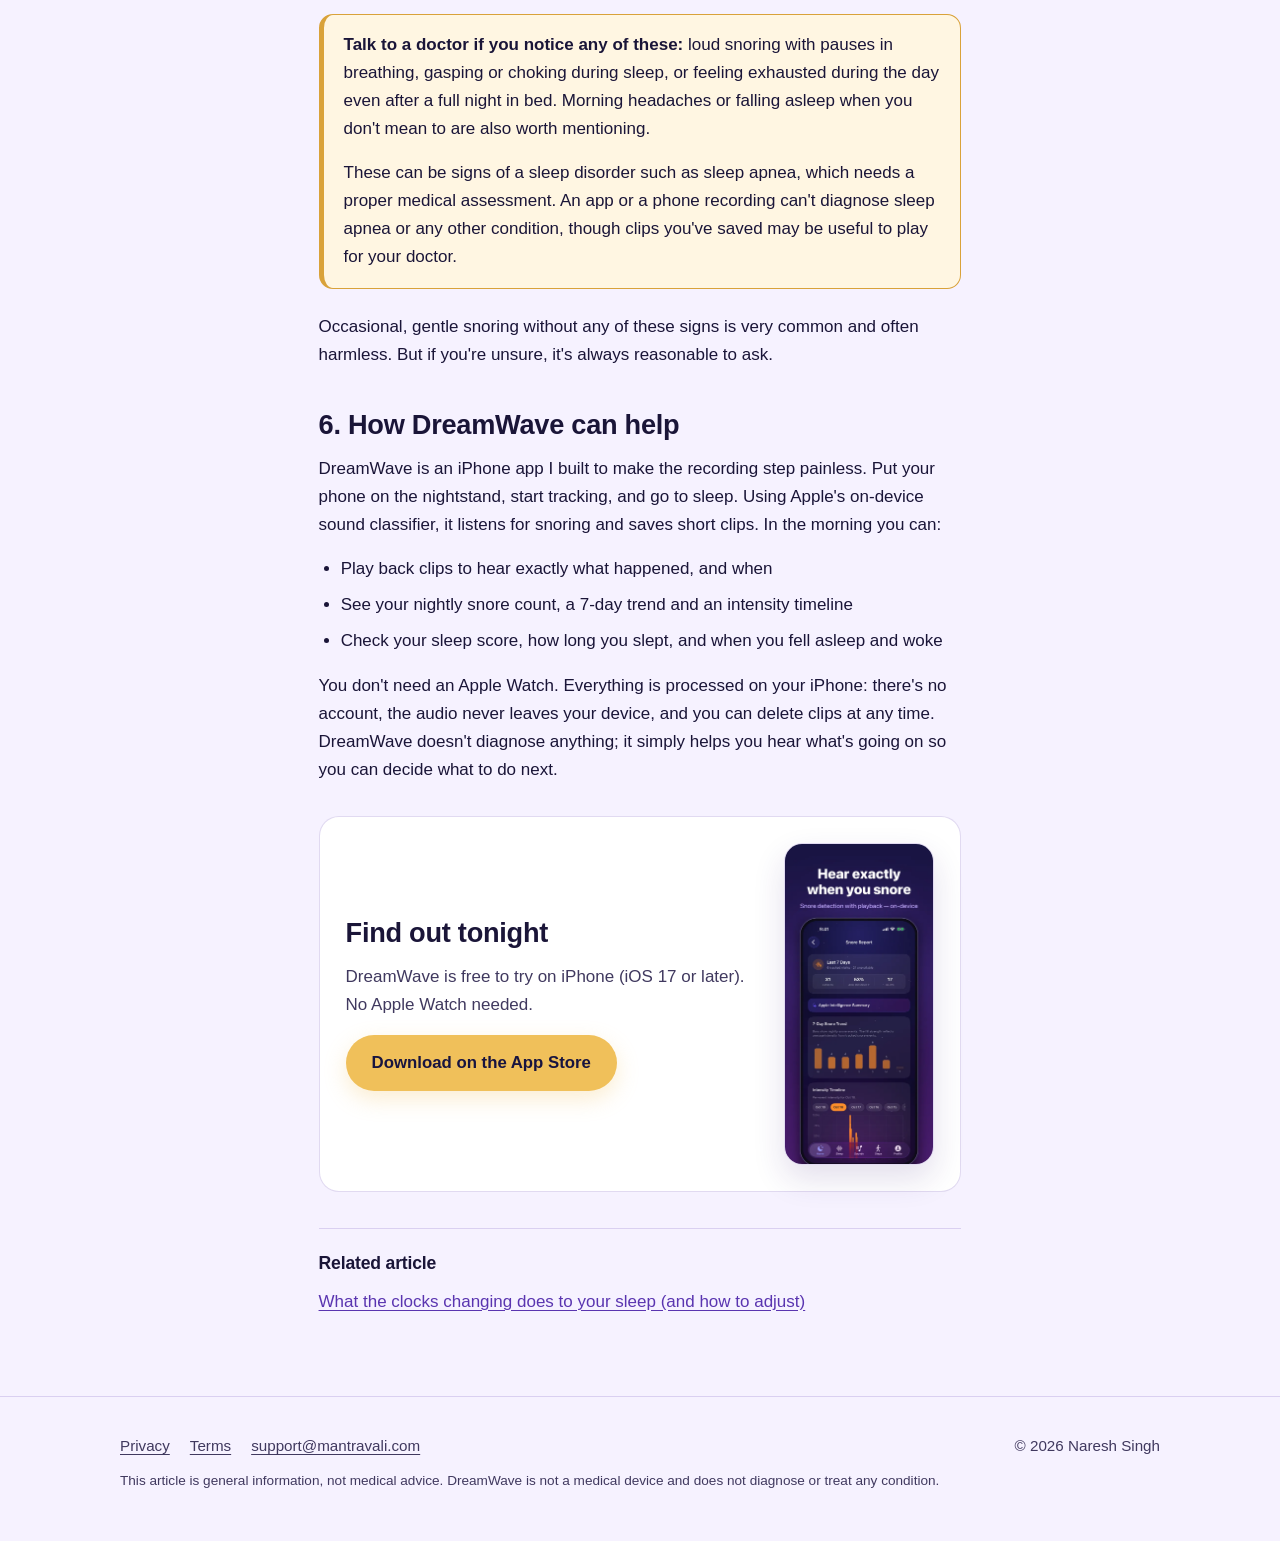
<file: articles/find-out-if-you-snore.html>
<!DOCTYPE html>
<html lang="en">
<head>
<meta charset="UTF-8">
<meta name="viewport" content="width=device-width, initial-scale=1">
<title>How to Find Out If You Snore (No Smartwatch Needed) | DreamWave</title>
<meta name="description" content="How to tell if you snore: ask, record with your phone on the nightstand, tell your snoring from a partner's, and know when to see a doctor.">
<link rel="canonical" href="https://dreamwave.mantravali.com/articles/find-out-if-you-snore.html">
<meta name="apple-itunes-app" content="app-id=6762412660">
<meta name="theme-color" content="#18143F">
<meta name="author" content="Naresh Singh">
<link rel="icon" href="data:image/svg+xml,%3Csvg xmlns='http://www.w3.org/2000/svg' viewBox='0 0 32 32'%3E%3Crect width='32' height='32' rx='8' fill='%2318143F'/%3E%3Cpath d='M20 6a10 10 0 1 0 6 18A8.5 8.5 0 0 1 20 6z' fill='%23BEA0FF'/%3E%3C/svg%3E">
<meta property="og:type" content="article">
<meta property="og:site_name" content="DreamWave">
<meta property="og:title" content="How to Find Out If You Snore (No Smartwatch Needed)">
<meta property="og:description" content="Ask, record yourself with your phone on the nightstand, tell your snoring from a partner's, and know when it's worth seeing a doctor.">
<meta property="og:url" content="https://dreamwave.mantravali.com/articles/find-out-if-you-snore.html">
<meta property="og:image" content="https://dreamwave.mantravali.com/images/og.jpg">
<meta property="og:image:width" content="1200">
<meta property="og:image:height" content="630">
<meta property="og:image:alt" content="DreamWave app home screen next to the text: Sleep Tracker and Snore Recorder, no Apple Watch needed">
<meta property="og:locale" content="en_US">
<meta property="article:published_time" content="2026-10-28">
<meta property="article:author" content="Naresh Singh">
<meta name="twitter:card" content="summary_large_image">
<meta name="twitter:title" content="How to Find Out If You Snore (No Smartwatch Needed)">
<meta name="twitter:description" content="Ask, record yourself with your phone on the nightstand, tell your snoring from a partner's, and know when it's worth seeing a doctor.">
<meta name="twitter:image" content="https://dreamwave.mantravali.com/images/og.jpg">
<meta name="twitter:image:alt" content="DreamWave app home screen next to the text: Sleep Tracker and Snore Recorder, no Apple Watch needed">
<link rel="stylesheet" href="../styles.css">
<script type="application/ld+json">
{
  "@context": "https://schema.org",
  "@type": "Article",
  "headline": "How to find out if you snore (no smartwatch needed)",
  "description": "How to tell if you snore: ask, record with your phone on the nightstand, tell your snoring from a partner's, and know when to see a doctor.",
  "image": "https://dreamwave.mantravali.com/images/og.jpg",
  "author": { "@type": "Person", "name": "Naresh Singh" },
  "publisher": { "@type": "Person", "name": "Naresh Singh" },
  "datePublished": "2026-10-28",
  "dateModified": "2026-10-28",
  "inLanguage": "en",
  "mainEntityOfPage": { "@type": "WebPage", "@id": "https://dreamwave.mantravali.com/articles/find-out-if-you-snore.html" }
}
</script>
<script type="application/ld+json">
{
  "@context": "https://schema.org",
  "@type": "BreadcrumbList",
  "itemListElement": [
    { "@type": "ListItem", "position": 1, "name": "DreamWave", "item": "https://dreamwave.mantravali.com/" },
    { "@type": "ListItem", "position": 2, "name": "How to find out if you snore", "item": "https://dreamwave.mantravali.com/articles/find-out-if-you-snore.html" }
  ]
}
</script>
</head>
<body>
<a class="skip-link" href="#main">Skip to content</a>

<header class="site-header">
  <div class="container">
    <a class="brand" href="../" aria-label="DreamWave home">
      <span class="brand-mark" aria-hidden="true"><svg viewBox="0 0 24 24"><path d="M15 3a8 8 0 1 0 6 13.5A7 7 0 0 1 15 3z" fill="#BEA0FF"/></svg></span>
      DreamWave
    </a>
    <nav class="nav" aria-label="Main">
      <a class="nav-optional" href="../">Home</a>
      <a class="btn btn-small" href="https://apps.apple.com/app/apple-store/id6762412660?pt=2247884&amp;ct=website&amp;mt=8">Get the app</a>
    </nav>
  </div>
</header>

<main id="main" class="article">
  <div class="container">
    <article class="prose">
      <nav class="breadcrumb" aria-label="Breadcrumb">
        <ol>
          <li><a href="../">DreamWave</a></li>
          <li aria-current="page">How to find out if you snore</li>
        </ol>
      </nav>

      <h1>How to find out if you snore (no smartwatch needed)</h1>
      <p class="byline">By Naresh Singh &middot; <time datetime="2026-10-28">28 October 2026</time> &middot; 6 min read</p>

      <p>Snoring is one of those things you can't easily check for yourself. You're asleep when it happens, and by morning there's nothing to show for it except, perhaps, a tired partner or a dry throat. The good news is that you don't need a sleep lab or a smartwatch to get a clear answer. A few nights of simple observation will usually tell you whether you snore, roughly how often, and whether it's worth a conversation with a doctor.</p>

      <nav class="toc" aria-labelledby="toc-title">
        <h2 id="toc-title">In this guide</h2>
        <ol>
          <li><a href="#ask">Ask someone who's heard you</a></li>
          <li><a href="#record">Record yourself with your phone</a></li>
          <li><a href="#whose">Make sure it's you, not a partner or pet</a></li>
          <li><a href="#associated">Things often linked with snoring</a></li>
          <li><a href="#doctor">When to see a doctor</a></li>
          <li><a href="#dreamwave">How DreamWave can help</a></li>
        </ol>
      </nav>

      <h2 id="ask">1. Ask someone who's heard you</h2>
      <p>The quickest route is to ask whoever shares your room, or anyone who has slept nearby on a trip or a sofa bed. Be specific with your questions, because "do I snore?" tends to get a vague answer. Try these instead:</p>
      <ul>
        <li>Is it every night, or only some nights?</li>
        <li>Is it soft and steady, or loud enough to wake you?</li>
        <li>Does it happen when I'm on my back, or in any position?</li>
        <li>Have you ever noticed me stop breathing for a moment, then gasp or snort?</li>
      </ul>
      <p>The last question matters most, and we'll come back to it. A partner's account is useful, but it has limits: they're usually asleep for much of the night too, and memories of a noisy night tend to blur together. That's where recording helps.</p>

      <h2 id="record">2. Record yourself with your phone</h2>
      <p>Your iPhone's microphone is perfectly capable of picking up snoring from across a nightstand. Whether you use a voice recorder or a dedicated sleep app, a little setup makes the recording far more useful.</p>
      <h3>Where to put the phone</h3>
      <ul>
        <li><strong>On the nightstand, not the bed.</strong> A phone on the mattress or under a pillow picks up rustling sheets and every movement, and it can get warm while charging.</li>
        <li><strong>Within about an arm's length of your head.</strong> Close enough to catch quieter snoring, far enough to stay out of the way.</li>
        <li><strong>Microphone facing you and uncovered.</strong> Avoid propping it behind a lamp, a glass or a stack of books.</li>
        <li><strong>Plugged in.</strong> An overnight recording uses battery, so charge while you sleep.</li>
      </ul>
      <h3>Set up the room</h3>
      <ul>
        <li><strong>Turn on Do Not Disturb</strong> (or a Sleep Focus) so notifications don't light up the screen or buzz, but make sure your alarm is still allowed to sound.</li>
        <li><strong>Reduce steady background noise if you can.</strong> A loud fan, air purifier or white-noise machine can mask quieter snoring.</li>
        <li><strong>Record more than one night.</strong> Snoring often varies from night to night, so a single recording can mislead you in either direction. Three to five nights, including a weekend, gives a fairer picture.</li>
      </ul>
      <p>A plain voice recorder works, but scrubbing through seven or eight hours of audio is tedious. Apps built for this pick out the moments that sound like snoring and save just those, so you can listen in a couple of minutes over breakfast.</p>

      <h2 id="whose">3. Make sure it's you, not a partner or pet</h2>
      <p>If you share a bed, or a dog sleeps at your feet, a recording may capture someone else's snoring. Before you draw conclusions, listen to a handful of clips across several nights and ask yourself:</p>
      <ul>
        <li><strong>Which direction is it coming from?</strong> The snorer closest to the phone will sound loudest and clearest. Try putting the phone on your side of the bed one night and on your partner's side the next.</li>
        <li><strong>Does it change when you do?</strong> If the sound stops or shifts when you rolled over, or when you got up, it's probably yours.</li>
        <li><strong>Is it there when they're not?</strong> A night when your partner is away, or the dog sleeps elsewhere, is a natural experiment.</li>
        <li><strong>Does it sound like you?</strong> People tend to recognise their own breathing once they've heard a few clips, even if it's an unwelcome surprise.</li>
      </ul>

      <h2 id="associated">4. Things often linked with snoring</h2>
      <p>Snoring happens when the soft tissues in the throat and nose vibrate as air moves past them. Many things can make that more likely on a given night. If your recordings show snoring on some nights but not others, these are worth comparing against what was different:</p>
      <ul>
        <li><strong>Sleeping on your back.</strong> Many people snore more on their back than on their side, as the tongue and soft palate can fall back slightly.</li>
        <li><strong>Alcohol close to bedtime.</strong> Alcohol relaxes muscles, including those in the throat, and some people notice they snore more after an evening drink.</li>
        <li><strong>A blocked or stuffy nose.</strong> Colds, allergies and congestion can push you into breathing through your mouth, which often comes with snoring.</li>
        <li><strong>Sleep position and pillows.</strong> A pillow that tips your head forward or back changes the shape of your airway, and so can sleeping curled up or flat out.</li>
        <li><strong>Being very tired.</strong> After short or broken nights, some people find they sleep more heavily and snore more.</li>
      </ul>
      <p>Keeping a one-line note each evening (drink or not, stuffy or not, which position you fell asleep in) makes it much easier to spot your own patterns. Small changes, such as trying to sleep on your side or having your last drink earlier, are reasonable things to experiment with, but they don't work for everyone, and they're no substitute for medical advice if something worries you.</p>

      <h2 id="doctor">5. When to see a doctor</h2>
      <div class="callout" role="note">
        <p><strong>Talk to a doctor if you notice any of these:</strong> loud snoring with pauses in breathing, gasping or choking during sleep, or feeling exhausted during the day even after a full night in bed. Morning headaches or falling asleep when you don't mean to are also worth mentioning.</p>
        <p>These can be signs of a sleep disorder such as sleep apnea, which needs a proper medical assessment. An app or a phone recording can't diagnose sleep apnea or any other condition, though clips you've saved may be useful to play for your doctor.</p>
      </div>
      <p>Occasional, gentle snoring without any of these signs is very common and often harmless. But if you're unsure, it's always reasonable to ask.</p>

      <h2 id="dreamwave">6. How DreamWave can help</h2>
      <p>DreamWave is an iPhone app I built to make the recording step painless. Put your phone on the nightstand, start tracking, and go to sleep. Using Apple's on-device sound classifier, it listens for snoring and saves short clips. In the morning you can:</p>
      <ul>
        <li>Play back clips to hear exactly what happened, and when</li>
        <li>See your nightly snore count, a 7-day trend and an intensity timeline</li>
        <li>Check your sleep score, how long you slept, and when you fell asleep and woke</li>
      </ul>
      <p>You don't need an Apple Watch. Everything is processed on your iPhone: there's no account, the audio never leaves your device, and you can delete clips at any time. DreamWave doesn't diagnose anything; it simply helps you hear what's going on so you can decide what to do next.</p>

      <aside class="cta-box" aria-labelledby="cta-title">
        <div>
          <h2 id="cta-title">Find out tonight</h2>
          <p class="muted">DreamWave is free to try on iPhone (iOS 17 or later). No Apple Watch needed.</p>
          <a class="btn" href="https://apps.apple.com/app/apple-store/id6762412660?pt=2247884&amp;ct=website&amp;mt=8">Download on the App Store</a>
        </div>
        <picture>
          <source srcset="../images/snore-report.webp" type="image/webp">
          <img class="shot" src="../images/snore-report.jpg" width="600" height="1298" loading="lazy"
               alt="DreamWave Snore Report showing a 7-day snore trend and an intensity timeline">
        </picture>
      </aside>

      <aside class="related" aria-labelledby="related-title">
        <h2 id="related-title">Related article</h2>
        <p><a href="clock-change-sleep.html">What the clocks changing does to your sleep (and how to adjust)</a></p>
      </aside>
    </article>
  </div>
</main>

<footer class="site-footer">
  <div class="container">
    <nav aria-label="Footer">
      <a href="../privacy.html">Privacy</a>
      <a href="../terms.html">Terms</a>
      <a href="mailto:support@mantravali.com">support@mantravali.com</a>
    </nav>
    <p>&copy; 2026 Naresh Singh</p>
    <p class="footer-note">This article is general information, not medical advice. DreamWave is not a medical device and does not diagnose or treat any condition.</p>
  </div>
</footer>
</body>
</html>
</file>
<file: styles.css>
/* DreamWave site styles: night-sky dark theme by default, readable light variant. */
:root {
  --bg-top: #18143F;
  --bg-bottom: #4A1C6E;
  --bg-solid: #1E1648;
  --text: #FFFFFF;
  --text-muted: #D9D2F2;
  --accent: #BEA0FF;
  --accent-strong: #D6C2FF;
  --cta: #F0C05A;
  --cta-hover: #F6D27F;
  --cta-text: #18143F;
  --card: rgba(255, 255, 255, 0.07);
  --card-border: rgba(190, 160, 255, 0.22);
  --note-bg: rgba(240, 192, 90, 0.12);
  --note-border: rgba(240, 192, 90, 0.55);
  --shadow: 0 18px 40px rgba(8, 4, 30, 0.45);
  --radius: 20px;
  --focus: #F0C05A;
  color-scheme: dark;
}

@media (prefers-color-scheme: light) {
  :root {
    --bg-top: #F6F2FF;
    --bg-bottom: #EDE4FB;
    --bg-solid: #F6F2FF;
    --text: #1A1538;
    --text-muted: #40395F;
    --accent: #5A35B0;
    --accent-strong: #44228F;
    --cta: #F0C05A;
    --cta-hover: #E8B23F;
    --cta-text: #18143F;
    --card: #FFFFFF;
    --card-border: rgba(90, 53, 176, 0.18);
    --note-bg: #FFF6E2;
    --note-border: #D9A23A;
    --shadow: 0 14px 32px rgba(60, 30, 120, 0.14);
    --focus: #5A35B0;
    color-scheme: light;
  }
}

*, *::before, *::after { box-sizing: border-box; }

html { -webkit-text-size-adjust: 100%; scroll-behavior: smooth; }
@media (prefers-reduced-motion: reduce) { html { scroll-behavior: auto; } }

body {
  margin: 0;
  font-family: -apple-system, BlinkMacSystemFont, "SF Pro Text", "Segoe UI", Roboto, "Helvetica Neue", Arial, sans-serif;
  font-size: 1.0625rem;
  line-height: 1.65;
  color: var(--text);
  background-color: var(--bg-solid);
  background-image: linear-gradient(170deg, var(--bg-top) 0%, var(--bg-bottom) 100%);
  background-attachment: fixed;
  min-height: 100vh;
  overflow-x: hidden;
}

img { max-width: 100%; height: auto; display: block; }

a { color: var(--accent); text-underline-offset: 3px; }
a:hover { color: var(--accent-strong); }

:focus-visible {
  outline: 3px solid var(--focus);
  outline-offset: 3px;
  border-radius: 6px;
}

.skip-link {
  position: absolute;
  left: 16px;
  top: -60px;
  background: var(--cta);
  color: var(--cta-text);
  padding: 10px 16px;
  border-radius: 10px;
  font-weight: 700;
  z-index: 10;
}
.skip-link:focus { top: 12px; }

.container { width: 100%; max-width: 1080px; margin: 0 auto; padding: 0 20px; }

h1, h2, h3 { line-height: 1.2; letter-spacing: -0.01em; }
h1 { font-size: clamp(2rem, 6vw, 3.25rem); margin: 0 0 16px; }
h2 { font-size: clamp(1.55rem, 4vw, 2.1rem); margin: 0 0 14px; }
h3 { font-size: 1.2rem; margin: 0 0 8px; }

p { margin: 0 0 16px; }
.muted { color: var(--text-muted); }

/* Header */
.site-header { padding: 18px 0; }
.site-header .container { display: flex; align-items: center; justify-content: space-between; gap: 12px; }
.brand {
  display: inline-flex; align-items: center; gap: 10px;
  color: var(--text); text-decoration: none; font-weight: 700; font-size: 1.15rem;
}
.brand-mark {
  width: 34px; height: 34px; border-radius: 10px;
  background: linear-gradient(140deg, #6B3FD0, #2A1A6A);
  display: grid; place-items: center; flex: none;
}
.brand-mark svg { width: 20px; height: 20px; }
.nav { display: flex; align-items: center; gap: 18px; flex-wrap: wrap; }
.nav a { color: var(--text-muted); text-decoration: none; font-size: 0.95rem; }
.nav a:hover { color: var(--text); }
@media (max-width: 640px) { .nav .nav-optional { display: none; } }

/* Buttons */
.btn {
  display: inline-flex; align-items: center; justify-content: center; gap: 10px;
  background: var(--cta); color: var(--cta-text);
  font-weight: 700; font-size: 1.05rem; text-decoration: none;
  padding: 14px 26px; border-radius: 999px; min-height: 48px;
  box-shadow: 0 8px 22px rgba(240, 192, 90, 0.28);
  transition: background-color .15s ease, transform .15s ease;
}
.btn:hover { background: var(--cta-hover); color: var(--cta-text); transform: translateY(-1px); }
.btn svg { width: 20px; height: 20px; flex: none; }
.btn-small { padding: 8px 16px; min-height: 40px; font-size: 0.92rem; box-shadow: none; }
@media (prefers-reduced-motion: reduce) { .btn { transition: none; } .btn:hover { transform: none; } }

/* Hero */
.hero { padding: 28px 0 56px; }
.hero-grid { display: grid; gap: 36px; align-items: center; }
@media (min-width: 820px) { .hero-grid { grid-template-columns: 1.15fr 0.85fr; } }
.eyebrow { color: var(--accent); font-weight: 600; font-size: 0.95rem; letter-spacing: 0.04em; text-transform: uppercase; margin-bottom: 12px; }
.lede { font-size: 1.2rem; color: var(--text-muted); max-width: 34em; }
.hero-cta { display: flex; flex-wrap: wrap; align-items: center; gap: 14px 18px; margin-top: 24px; }
.hero-cta .note { color: var(--text-muted); font-size: 0.95rem; }

.shot {
  width: 100%; max-width: 300px; margin: 0 auto;
  border-radius: 28px; overflow: hidden;
  box-shadow: var(--shadow);
  border: 1px solid var(--card-border);
}
.hero .shot { max-width: 320px; }

/* Sections */
section { padding: 48px 0; }
.section-intro { max-width: 40em; margin-bottom: 28px; }

.feature {
  display: grid; gap: 28px; align-items: center;
  padding: 28px; margin-bottom: 28px;
  background: var(--card); border: 1px solid var(--card-border); border-radius: var(--radius);
}
@media (min-width: 820px) {
  .feature { grid-template-columns: 1fr 300px; gap: 48px; padding: 40px; }
  .feature.reverse { grid-template-columns: 300px 1fr; }
  .feature.reverse .feature-media { order: -1; }
}
.feature ul, .card ul { padding-left: 1.2em; margin: 0 0 12px; }
.feature li, .card li { margin-bottom: 6px; }
.fine { font-size: 0.92rem; color: var(--text-muted); }

.cards { display: grid; gap: 20px; }
@media (min-width: 700px) { .cards { grid-template-columns: repeat(2, 1fr); } }
@media (min-width: 980px) { .cards.three { grid-template-columns: repeat(3, 1fr); } }
.card {
  background: var(--card); border: 1px solid var(--card-border); border-radius: var(--radius);
  padding: 24px;
}
.card p:last-child, .card ul:last-child { margin-bottom: 0; }
.card .tag {
  display: inline-block; font-size: 0.8rem; font-weight: 700; letter-spacing: 0.04em; text-transform: uppercase;
  color: var(--accent); margin-bottom: 8px;
}

.split { display: grid; gap: 20px; }
@media (min-width: 820px) { .split { grid-template-columns: 1fr 1fr; } }

/* FAQ */
.faq details {
  background: var(--card); border: 1px solid var(--card-border); border-radius: 16px;
  padding: 0; margin-bottom: 12px;
}
.faq summary {
  cursor: pointer; font-weight: 650; padding: 18px 48px 18px 20px; position: relative; list-style: none;
}
.faq summary::-webkit-details-marker { display: none; }
.faq summary::after {
  content: "+"; position: absolute; right: 20px; top: 50%; transform: translateY(-50%);
  font-size: 1.4rem; color: var(--accent); line-height: 1;
}
.faq details[open] summary::after { content: "\2212"; }
.faq details > div { padding: 0 20px 18px; color: var(--text-muted); }
.faq details > div p:last-child { margin-bottom: 0; }

/* Article list */
.article-links { list-style: none; padding: 0; margin: 0; display: grid; gap: 16px; }
@media (min-width: 700px) { .article-links { grid-template-columns: 1fr 1fr; } }
.article-links a {
  display: block; height: 100%; text-decoration: none; color: var(--text);
  background: var(--card); border: 1px solid var(--card-border); border-radius: var(--radius); padding: 22px 24px;
}
.article-links a:hover { border-color: var(--accent); }
.article-links strong { display: block; font-size: 1.15rem; margin-bottom: 6px; }
.article-links span { color: var(--text-muted); font-size: 0.97rem; }

/* CTA band */
.cta-band {
  text-align: center; padding: 40px 24px; border-radius: var(--radius);
  background: var(--card); border: 1px solid var(--card-border);
}
.cta-band p { max-width: 36em; margin-left: auto; margin-right: auto; }

/* Article pages */
.article { padding: 12px 0 40px; }
.prose { max-width: 68ch; margin: 0 auto; }
.prose h1 { font-size: clamp(1.9rem, 5.5vw, 2.6rem); }
.prose h2 { font-size: clamp(1.35rem, 3.6vw, 1.7rem); margin-top: 40px; scroll-margin-top: 16px; }
.prose h3 { margin-top: 24px; }
.prose ul, .prose ol { padding-left: 1.3em; margin: 0 0 16px; }
.prose li { margin-bottom: 8px; }
.byline { color: var(--text-muted); font-size: 0.95rem; margin-bottom: 24px; }
.breadcrumb { font-size: 0.92rem; margin-bottom: 18px; }
.breadcrumb ol { list-style: none; padding: 0; margin: 0; display: flex; flex-wrap: wrap; gap: 6px; }
.breadcrumb li { margin: 0; color: var(--text-muted); }
.breadcrumb li + li::before { content: "\203A"; margin-right: 6px; color: var(--text-muted); }

.toc {
  background: var(--card); border: 1px solid var(--card-border); border-radius: 16px;
  padding: 18px 22px; margin: 0 0 28px;
}
.toc h2 { font-size: 1rem; margin: 0 0 8px; text-transform: uppercase; letter-spacing: 0.05em; color: var(--accent); }
.toc ol { margin: 0; padding-left: 1.2em; }
.toc li { margin-bottom: 4px; }

.callout {
  background: var(--note-bg); border: 1px solid var(--note-border); border-left-width: 5px;
  border-radius: 14px; padding: 16px 20px; margin: 20px 0 24px;
}
.callout p:last-child { margin-bottom: 0; }

.cta-box {
  background: var(--card); border: 1px solid var(--card-border); border-radius: var(--radius);
  padding: 26px; margin: 32px 0; display: grid; gap: 20px; align-items: center;
}
@media (min-width: 640px) { .cta-box { grid-template-columns: 1fr 150px; } }
.cta-box h2 { margin-top: 0; }
.cta-box .shot { max-width: 150px; border-radius: 18px; }

.related { border-top: 1px solid var(--card-border); padding-top: 24px; margin-top: 36px; }
.related h2 { font-size: 1.1rem; margin-top: 0; }

/* Footer */
.site-footer { padding: 36px 0 48px; border-top: 1px solid var(--card-border); margin-top: 24px; font-size: 0.95rem; }
.site-footer .container { display: flex; flex-wrap: wrap; gap: 12px 28px; justify-content: space-between; align-items: center; }
.site-footer nav { display: flex; flex-wrap: wrap; gap: 8px 20px; }
.site-footer a { color: var(--text-muted); }
.site-footer a:hover { color: var(--text); }
.site-footer p { margin: 0; color: var(--text-muted); }
.footer-note { flex-basis: 100%; font-size: 0.85rem; }

@media (max-width: 420px) {
  .btn { padding: 14px 20px; font-size: 1rem; text-align: center; }
  .btn-small { padding: 8px 14px; font-size: 0.9rem; }
  .cta-box, .feature { padding: 20px; }
}
</file>
